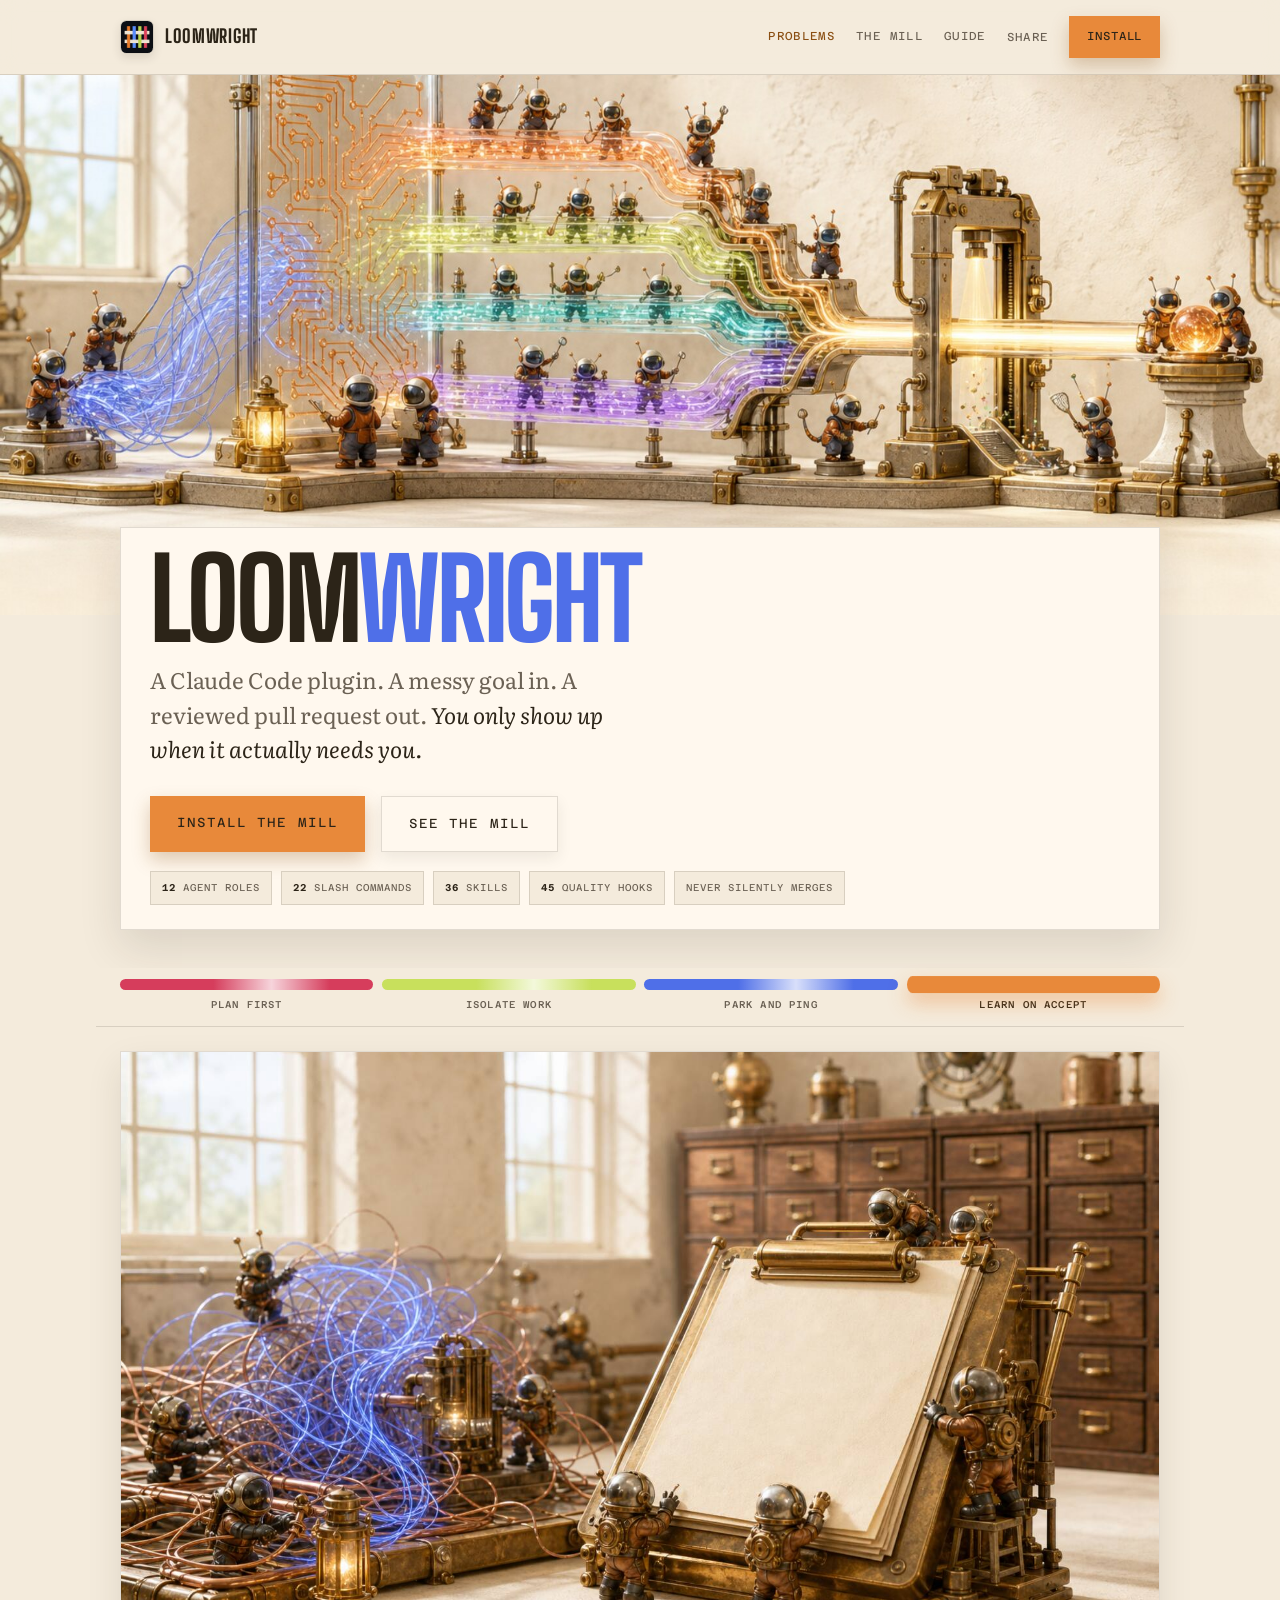
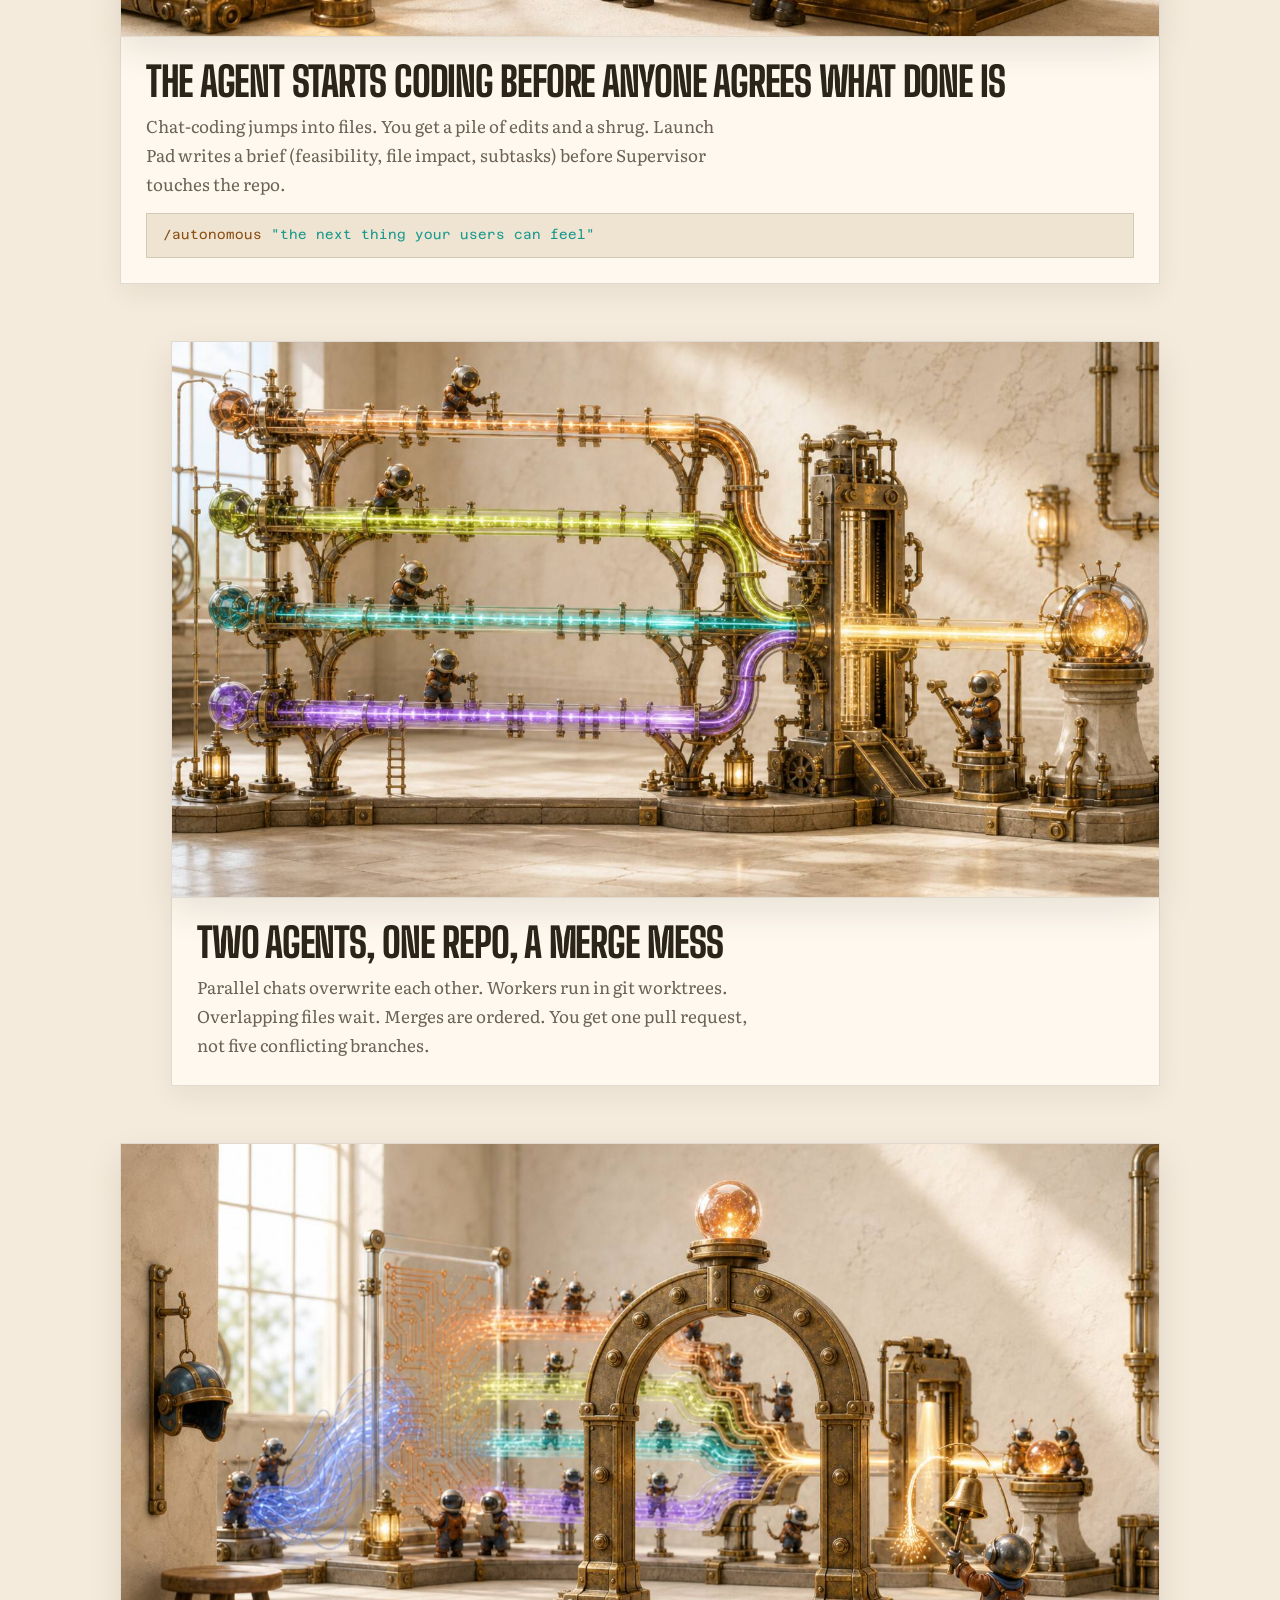
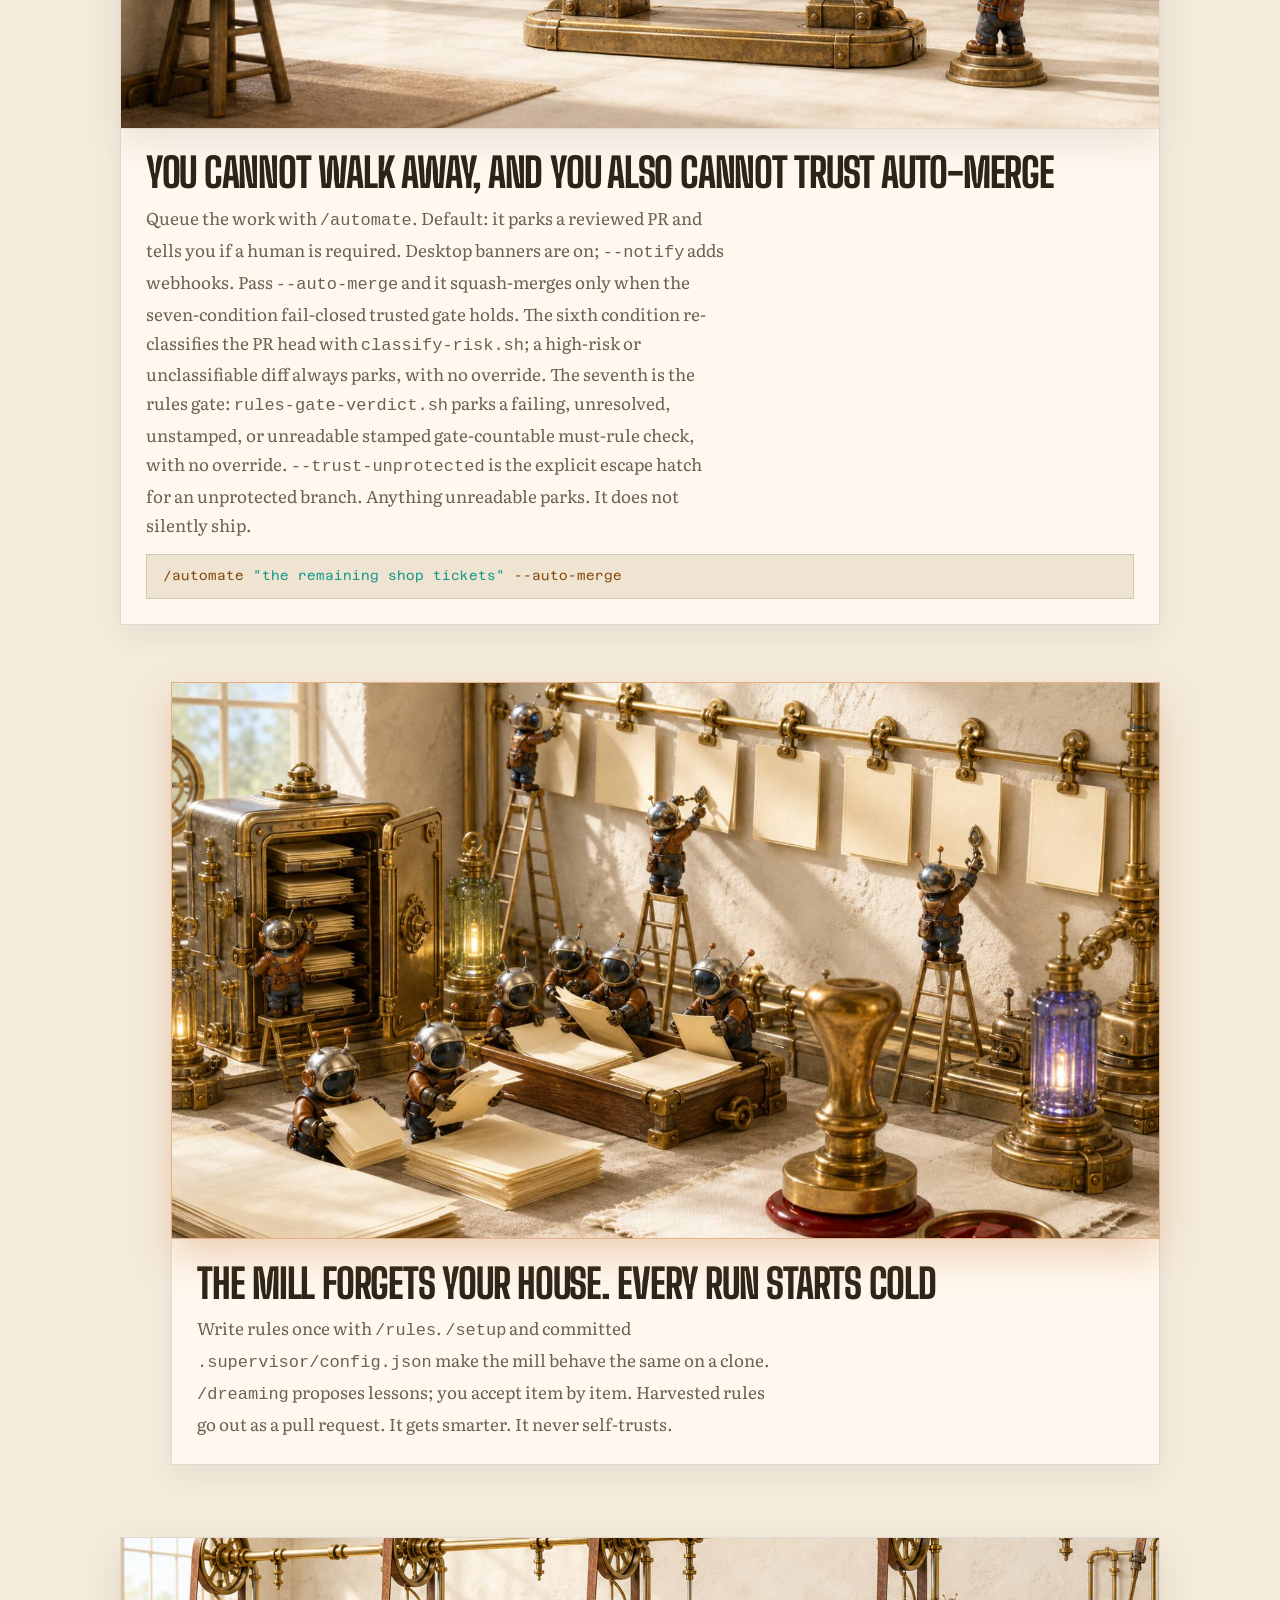
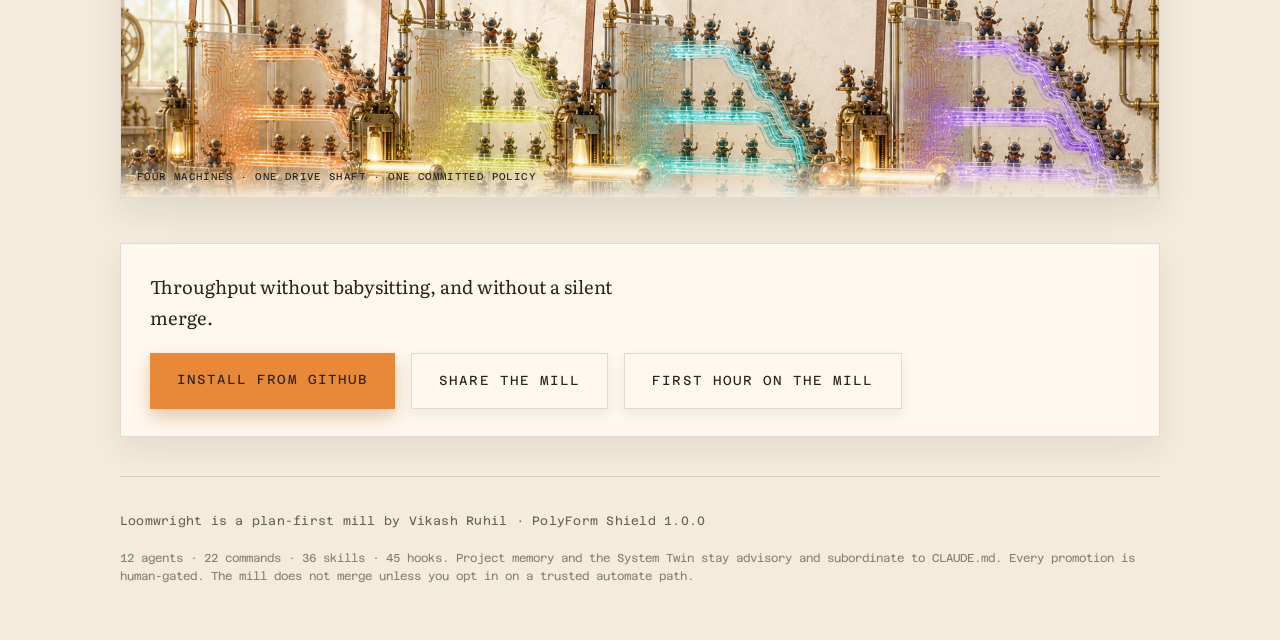
<file: index.html>
<!DOCTYPE html>
<html lang="en">
<head>
  <meta charset="utf-8" />
  <meta name="viewport" content="width=device-width, initial-scale=1" />
  <title>Loomwright — a messy goal in, a reviewed PR out</title>
  <meta name="description" content="Queue it. It runs. It parks and informs you when a human is required. Trusted auto-merge only on an opt-in path. Plan first. Parallel worktrees. Never silent." />
  <meta name="theme-color" content="#F4EBDC" />
  <link rel="icon" type="image/png" sizes="32x32" href="assets/icon-32.png" />
  <link rel="apple-touch-icon" sizes="180x180" href="assets/icon-180.png" />
  <meta property="og:title" content="Loomwright — you only show up when it needs you" />
  <meta property="og:description" content="Four problems coding agents keep repeating. One mill that plans, isolates work, parks at the gate, and learns only what you accept." />
  <meta property="og:image" content="https://vikashruhilgit.github.io/loomwright-site/assets/og.jpg" />
  <meta property="og:url" content="https://vikashruhilgit.github.io/loomwright-site/" />
  <meta property="og:type" content="website" />
  <meta name="twitter:card" content="summary_large_image" />
  <link rel="preconnect" href="https://fonts.googleapis.com" />
  <link rel="preconnect" href="https://fonts.gstatic.com" crossorigin />
  <link href="https://fonts.googleapis.com/css2?family=Azeret+Mono:wght@400;500&family=Big+Shoulders+Display:wght@700;800&family=Literata:ital,opsz,wght@0,7..72,400;0,7..72,500;1,7..72,400&display=swap" rel="stylesheet" />
  <link rel="stylesheet" href="site.css" />
</head>
<body>
  <!--
  THESIS: Four pains of chat-coding, each a full-bleed mill still. Not a feature list, not a dashboard.
  OWN-WORLD: Sunlit plaster loft, brass, glass lanes copper/chartreuse/teal/violet, visored millwrights. Big Shoulders Display, Literata, Azeret Mono.
  STORY: Messy goal in, reviewed PR out. Queue it; it runs; it taps you only when a human is required.
  FIRST VIEWPORT: Approved pipeline still, plaque with the offer and Install.
  FORM: Inventor's loft / patent-come-to-life. Seed: user-pinned-bright-millwrights.
  FINISH: unreviewed and undocumented is unfinished; this build ends with the finish review, the verdict, and DESIGN.md
  -->
  <a class="skip" href="#problems">Skip to the problems</a>
  <nav>
    <div class="nav-inner">
      <a class="brand" href="index.html">
        <img src="assets/icon-180.png" alt="" width="34" height="34" decoding="async" />
        <span>Loomwright</span>
      </a>
      <div class="nav-links">
        <a href="index.html" aria-current="page">Problems</a>
        <a href="mill.html">The mill</a>
        <a href="guide.html">Guide</a>
        <button type="button" class="share" data-share>Share</button>
        <a class="btn btn-solid" href="install.html">Install</a>
      </div>
    </div>
  </nav>

  <header class="invention" id="top">
    <img class="invention-shot" src="assets/pipeline.jpg" width="1600" height="900" decoding="async"
      alt="Tiny visored millwrights run a bright brass-and-glass mill: they untangle a request, align it into a brief, ride four worktree lanes, merge in order, scan at a review gate, and stop at an open pull request." />
    <div class="plaque">
      <div class="plaque-card">
        <h1>Loom<span class="two">wright</span></h1>
        <p class="lede">A Claude Code plugin. A messy goal in. A reviewed pull request out. <em>You only show up when it actually needs you.</em></p>
        <div class="actions">
          <a class="btn btn-solid" href="install.html">Install the mill</a>
          <a class="btn btn-ghost" href="mill.html">See the mill</a>
        </div>
        <ul class="stamps" aria-label="What ships today">
          <li><b>12</b> agent roles</li>
          <li><b>22</b> slash commands</li>
          <li><b>36</b> skills</li>
          <li><b>45</b> quality hooks</li>
          <li>never silently merges</li>
        </ul>
      </div>
    </div>
  </header>

  <div class="wrap" id="problems">
    <nav class="lanes story" aria-label="Four problems the mill solves">
      <a class="lane" href="#problem-plan" style="--c:var(--madder)"><span></span>Plan first</a>
      <a class="lane" href="#problem-lanes" style="--c:var(--chartreuse)"><span></span>Isolate work</a>
      <a class="lane" href="#problem-gate" style="--c:var(--indigo)"><span></span>Park and ping</a>
      <a class="lane" href="#problem-learn" style="--c:var(--copper)"><span></span>Learn on accept</a>
    </nav>

    <div class="chapters">
      <article class="chapter" id="problem-plan" style="--c:var(--madder)">
        <figure>
          <img src="assets/problem-plan.jpg" width="1600" height="900" loading="lazy" decoding="async"
            alt="Tiny millwrights untangle a nest of glowing blue fibers on the left, then pin the same work onto a blank brass clipboard on the right, while file drawers behind them stay closed." />
          <span class="gleam" aria-hidden="true"></span>
        </figure>
        <div class="copy">
          <h2>The agent starts coding before anyone agrees what done is</h2>
          <p>Chat-coding jumps into files. You get a pile of edits and a shrug. Launch Pad writes a brief (feasibility, file impact, subtasks) before Supervisor touches the repo.</p>
          <pre class="cmd"><span class="c">/autonomous</span> <span class="g">"the next thing your users can feel"</span></pre>
        </div>
      </article>

      <article class="chapter" id="problem-lanes" style="--c:var(--chartreuse)">
        <figure>
          <img src="assets/problem-lanes.jpg" width="1600" height="900" loading="lazy" decoding="async"
            alt="Four isolated glass energy lanes in copper, chartreuse, teal, and violet, each tended by millwrights, merging in order into one golden stream." />
          <span class="gleam" aria-hidden="true"></span>
        </figure>
        <div class="copy">
          <h2>Two agents, one repo, a merge mess</h2>
          <p>Parallel chats overwrite each other. Workers run in git worktrees. Overlapping files wait. Merges are ordered. You get one pull request, not five conflicting branches.</p>
        </div>
      </article>

      <article class="chapter" id="problem-gate" style="--c:var(--indigo)">
        <figure>
          <img src="assets/problem-gate.jpg" width="1600" height="900" loading="lazy" decoding="async"
            alt="A brass review gate holds a glowing orb. A millwright rings a small bell. An empty stool and hanging helmet show the human has stepped away while the mill still runs." />
          <span class="gleam" aria-hidden="true"></span>
        </figure>
        <div class="copy">
          <h2>You cannot walk away, and you also cannot trust auto-merge</h2>
          <p>Queue the work with <code>/automate</code>. Default: it parks a reviewed PR and tells you if a human is required. Desktop banners are on; <code>--notify</code> adds webhooks. Pass <code>--auto-merge</code> and it squash-merges only when the seven-condition fail-closed trusted gate holds. The sixth condition re-classifies the PR head with <code>classify-risk.sh</code>; a high-risk or unclassifiable diff always parks, with no override. The seventh is the rules gate: <code>rules-gate-verdict.sh</code> parks a failing, unresolved, unstamped, or unreadable stamped gate-countable must-rule check, with no override. <code>--trust-unprotected</code> is the explicit escape hatch for an unprotected branch. Anything unreadable parks. It does not silently ship.</p>
          <pre class="cmd"><span class="c">/automate</span> <span class="g">"the remaining shop tickets"</span> <span class="c">--auto-merge</span></pre>
        </div>
      </article>

      <article class="chapter" id="problem-learn" style="--c:var(--copper)">
        <figure>
          <img src="assets/problem-learn.jpg" width="1600" height="900" loading="lazy" decoding="async"
            alt="Millwrights pin blank paper cards to a brass rail and sort lesson sheets, while a large unused brass stamp and sealing wax wait on the table for a human." />
          <span class="gleam" aria-hidden="true"></span>
        </figure>
        <div class="copy">
          <h2>The mill forgets your house. Every run starts cold</h2>
          <p>Write rules once with <code>/rules</code>. <code>/setup</code> and committed <code>.supervisor/config.json</code> make the mill behave the same on a clone. <code>/dreaming</code> proposes lessons; you accept item by item. Harvested rules go out as a pull request. It gets smarter. It never self-trusts.</p>
        </div>
      </article>
    </div>

    <figure class="hero-frame band">
      <img src="assets/mill-row.jpg" width="2000" height="500" loading="lazy" decoding="async"
        alt="Four brass-and-glass mills in a sunlit loft, each run by tiny millwrights, all driven by one overhead shaft." />
      <figcaption class="hero-caption">Four machines · one drive shaft · one committed policy</figcaption>
    </figure>

    <div class="closer">
      <p>Throughput without babysitting, and without a silent merge.</p>
      <div class="actions">
        <a class="btn btn-solid" href="install.html">Install from GitHub</a>
        <button type="button" class="btn btn-ghost" data-share>Share the mill</button>
        <a class="btn btn-ghost" href="guide.html">First hour on the mill</a>
      </div>
    </div>

    <footer>
      Loomwright is a plan-first mill by Vikash Ruhil · PolyForm Shield 1.0.0
      <span class="fine">12 agents · 22 commands · 36 skills · 45 hooks. Project memory and the System Twin stay advisory and subordinate to CLAUDE.md. Every promotion is human-gated. The mill does not merge unless you opt in on a trusted automate path.</span>
    </footer>
  </div>
  <script src="site.js"></script>
</body>
</html>
</file>
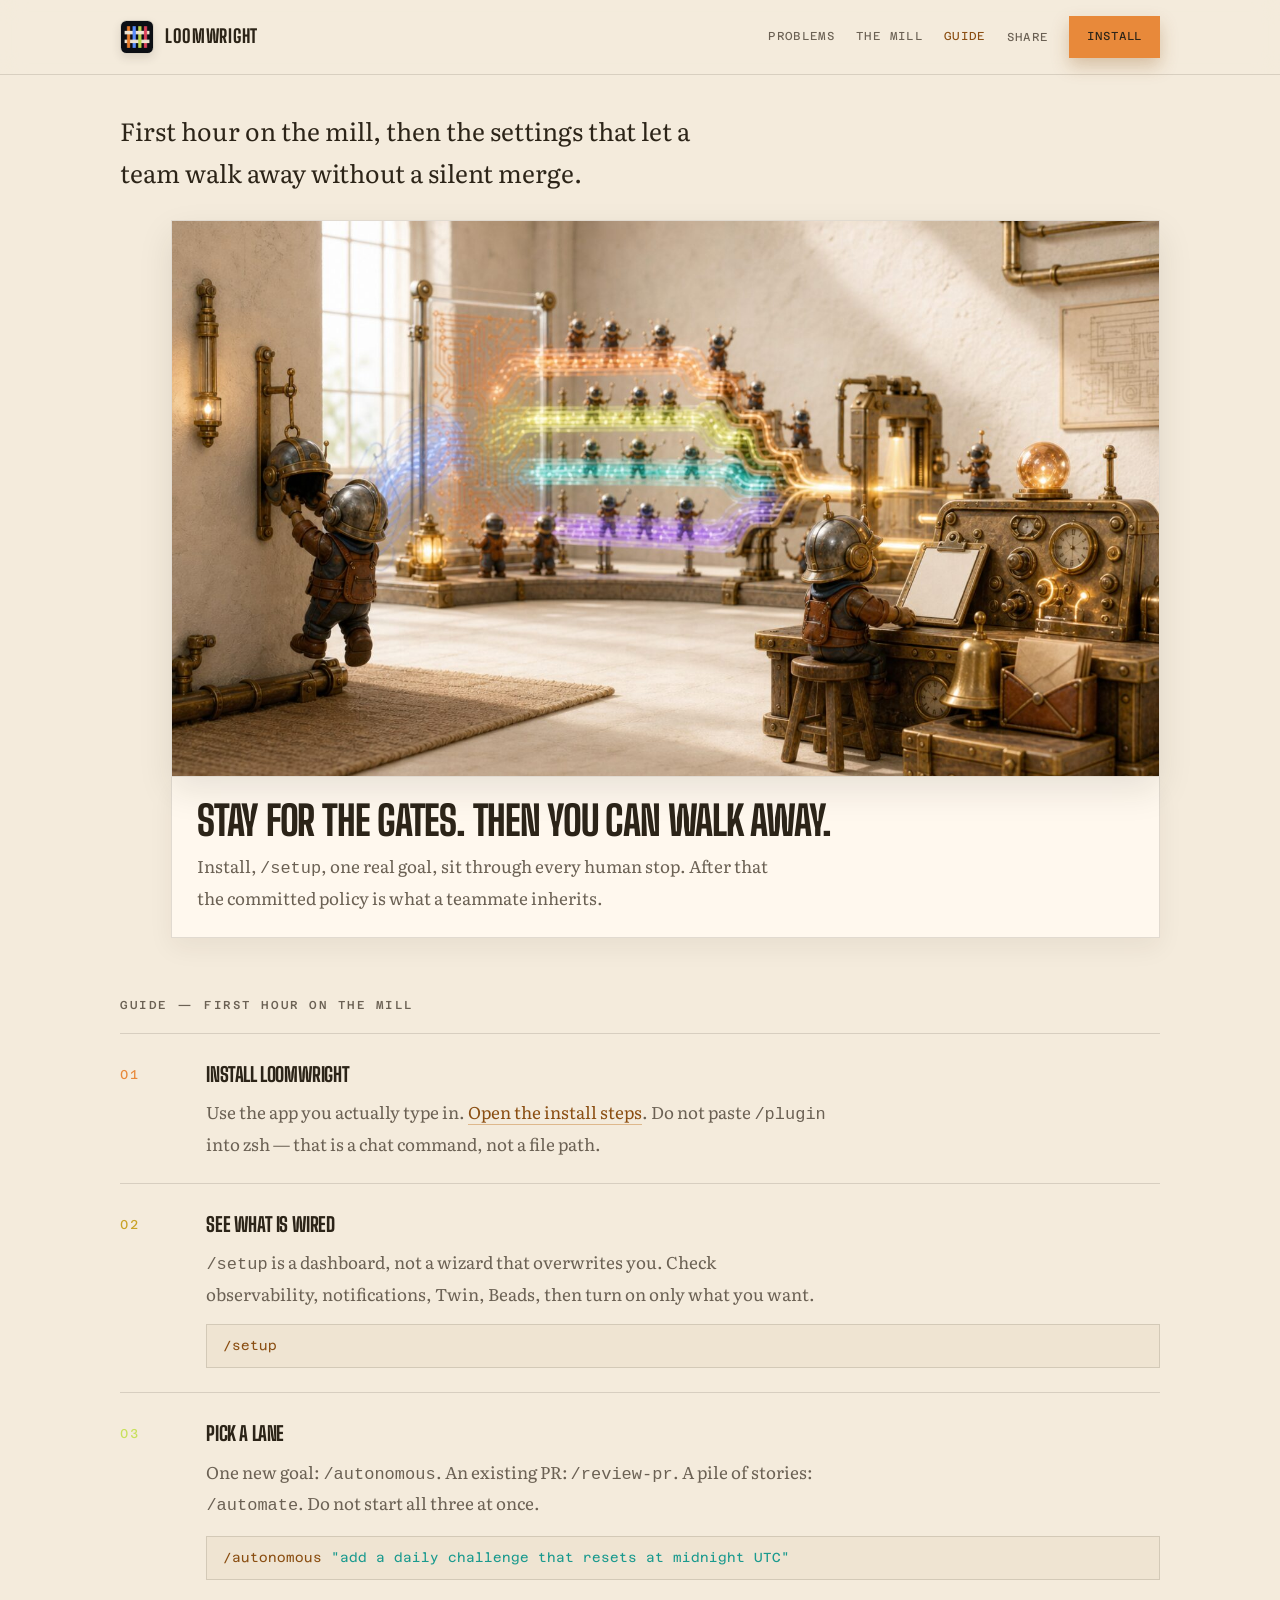
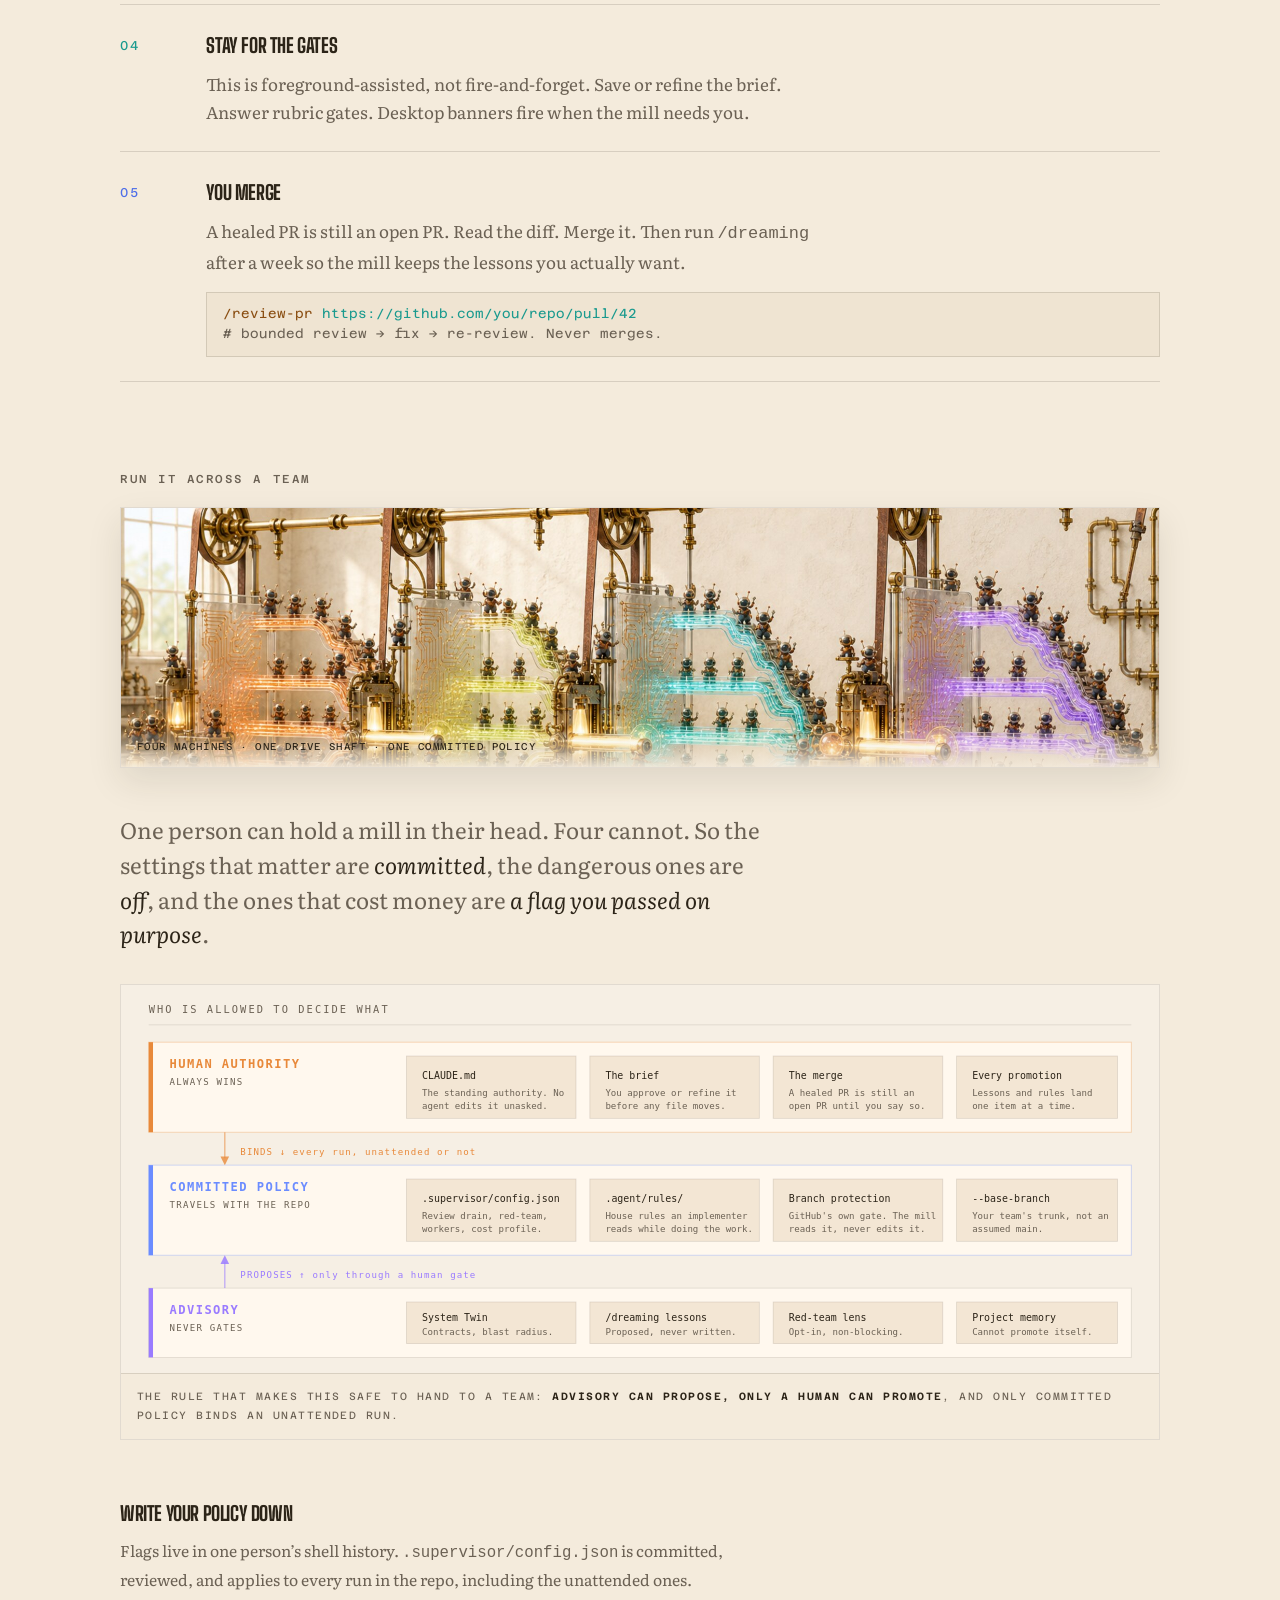
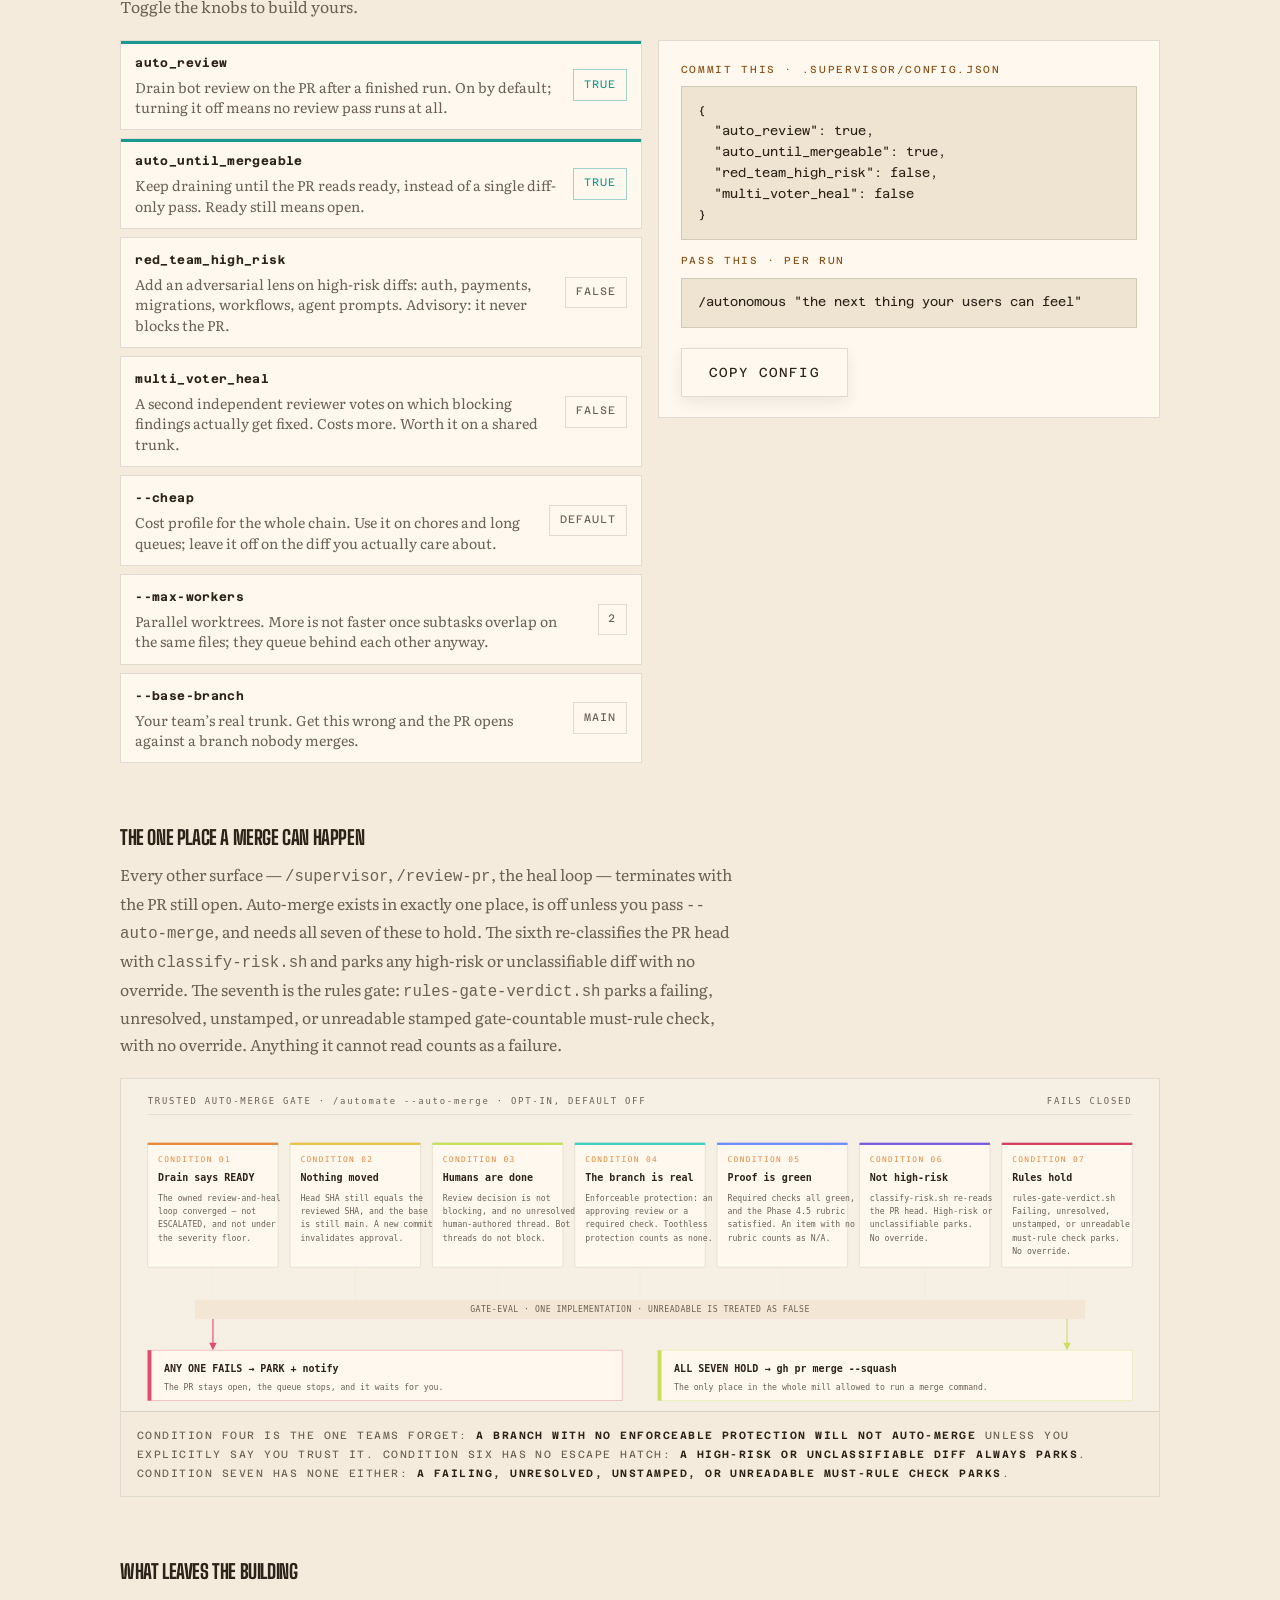
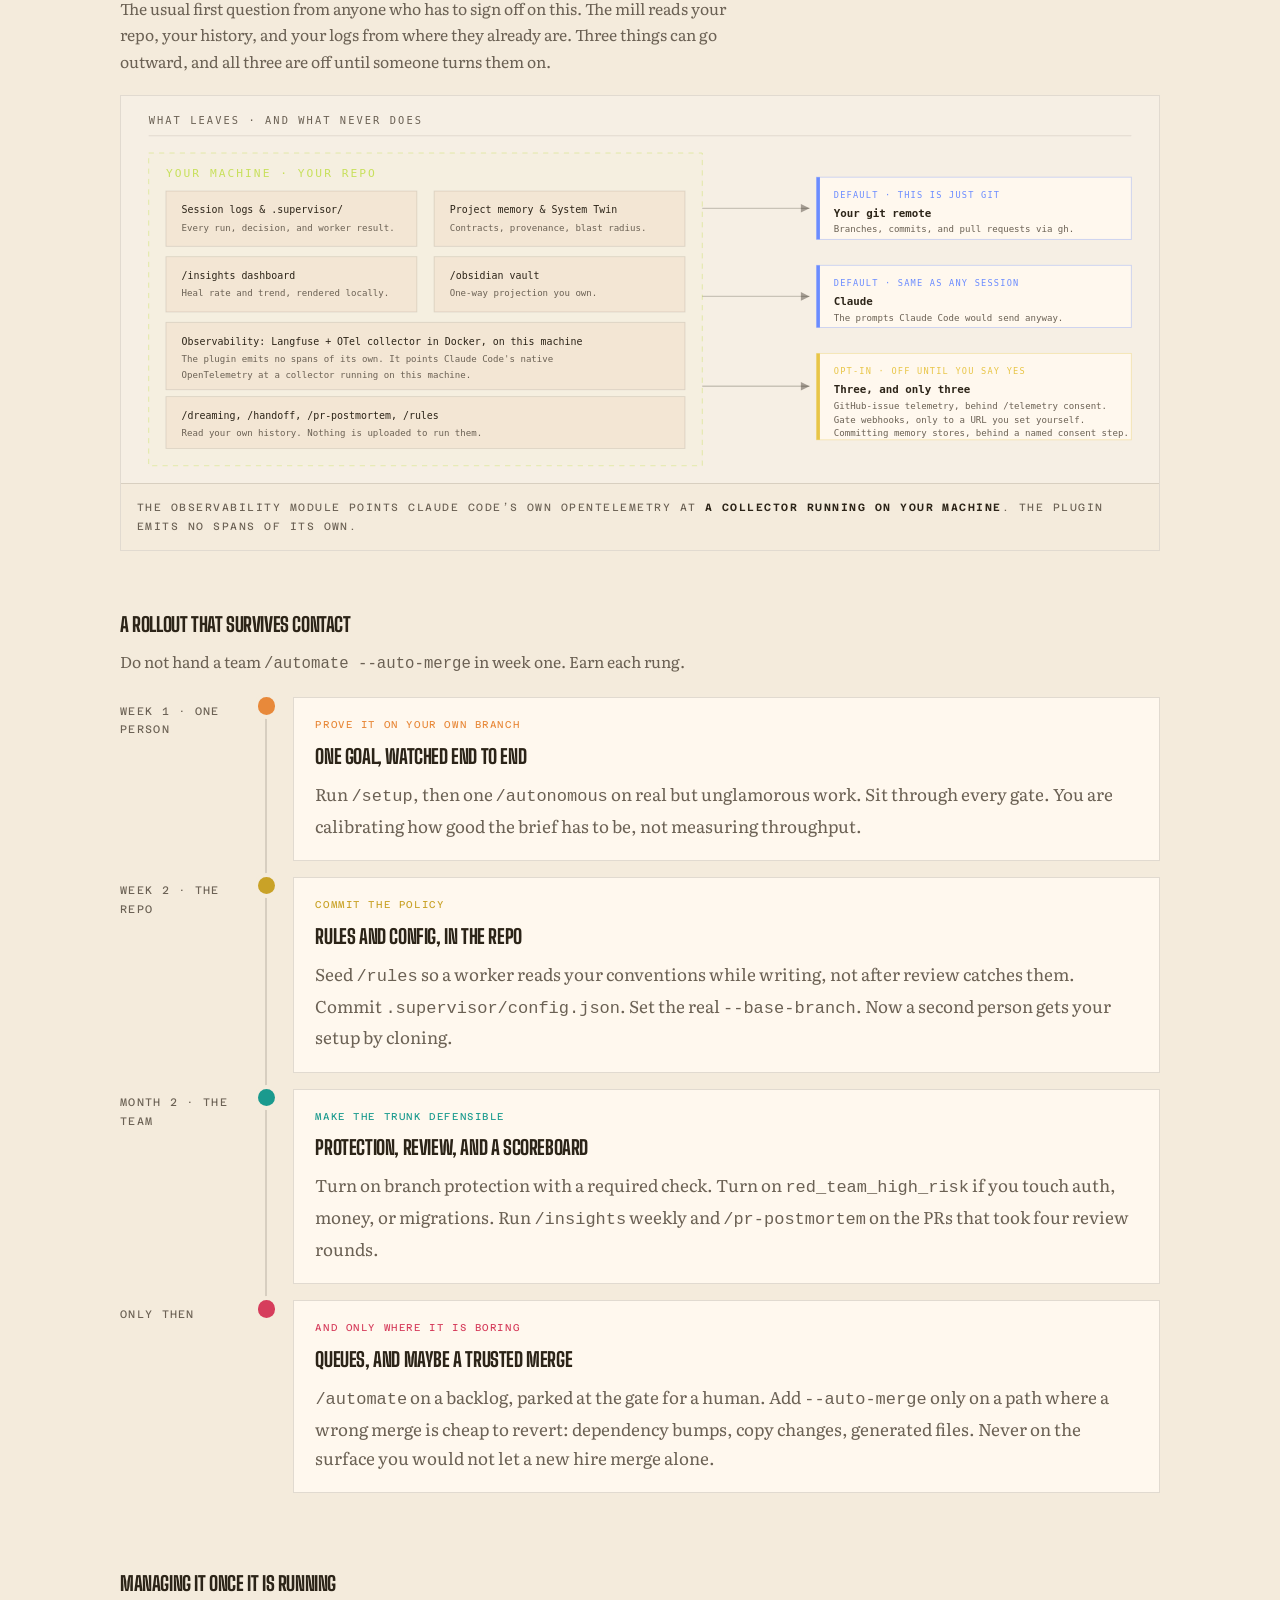
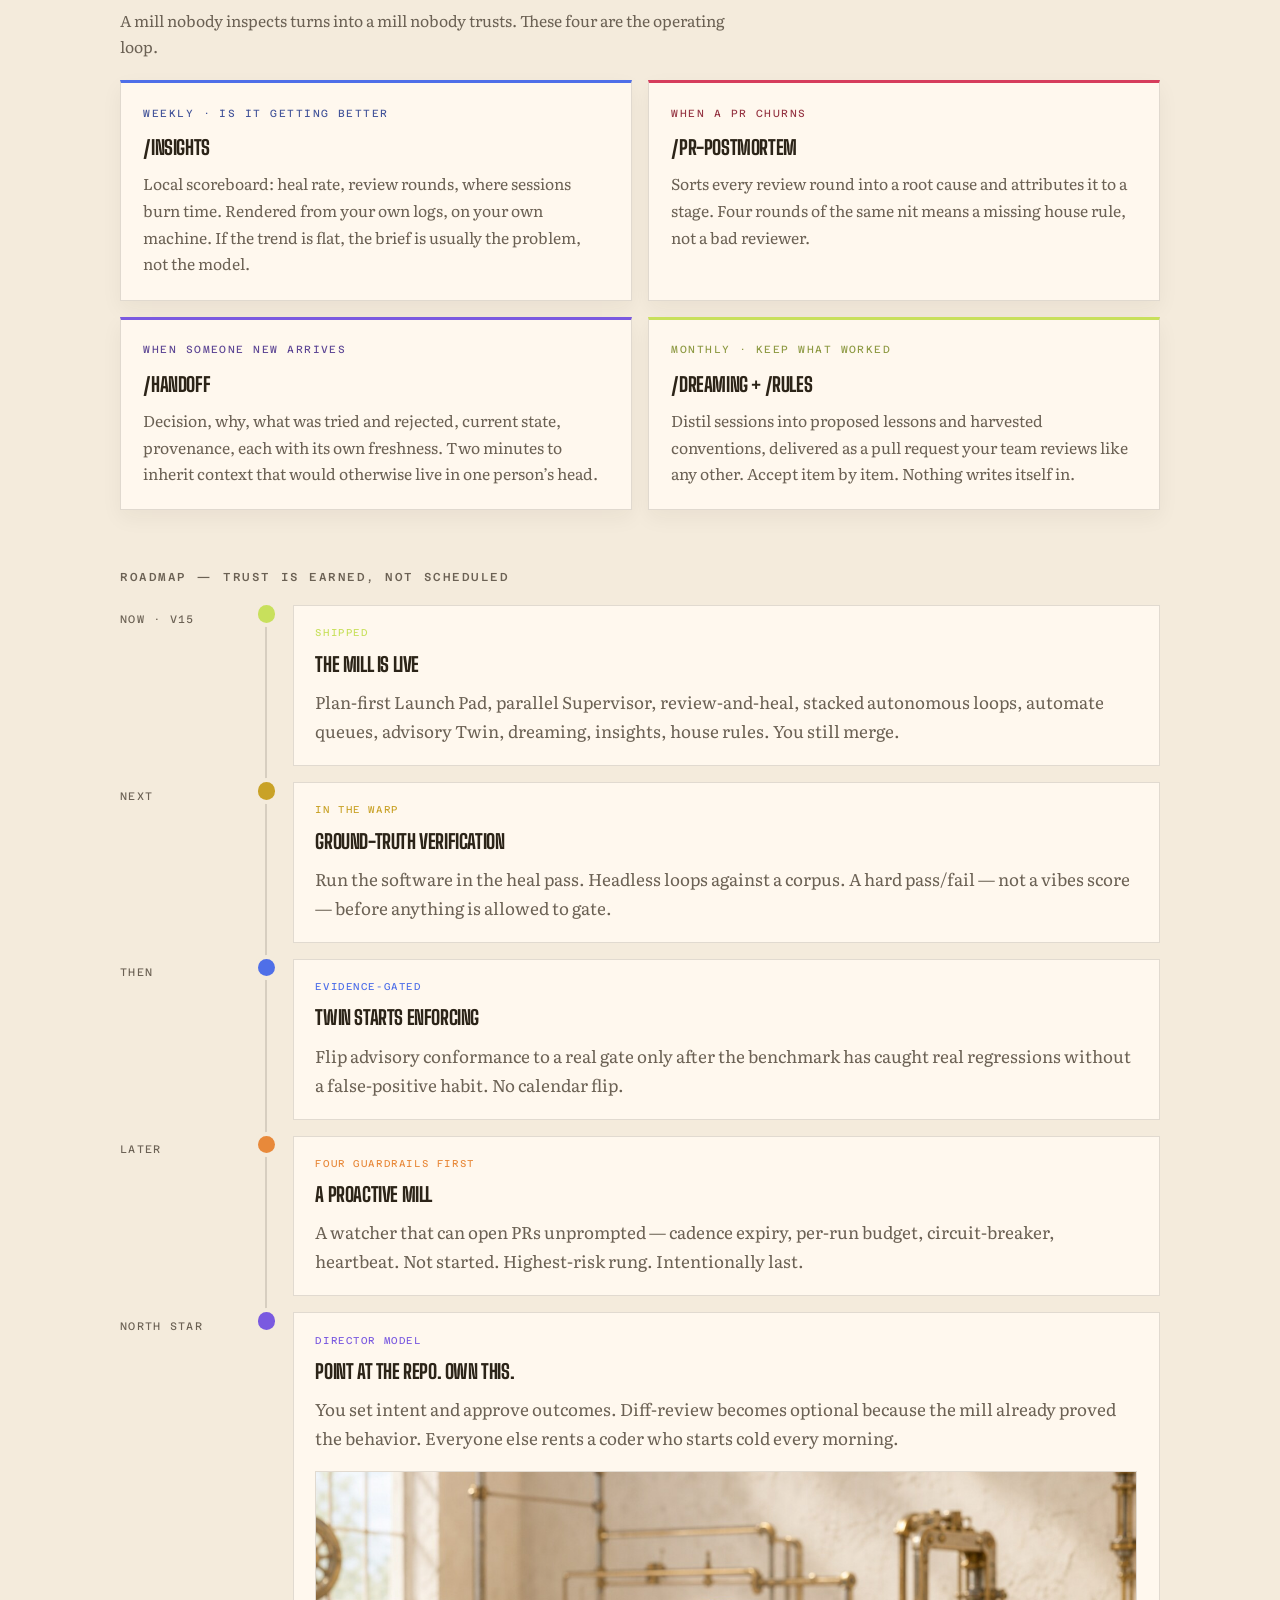
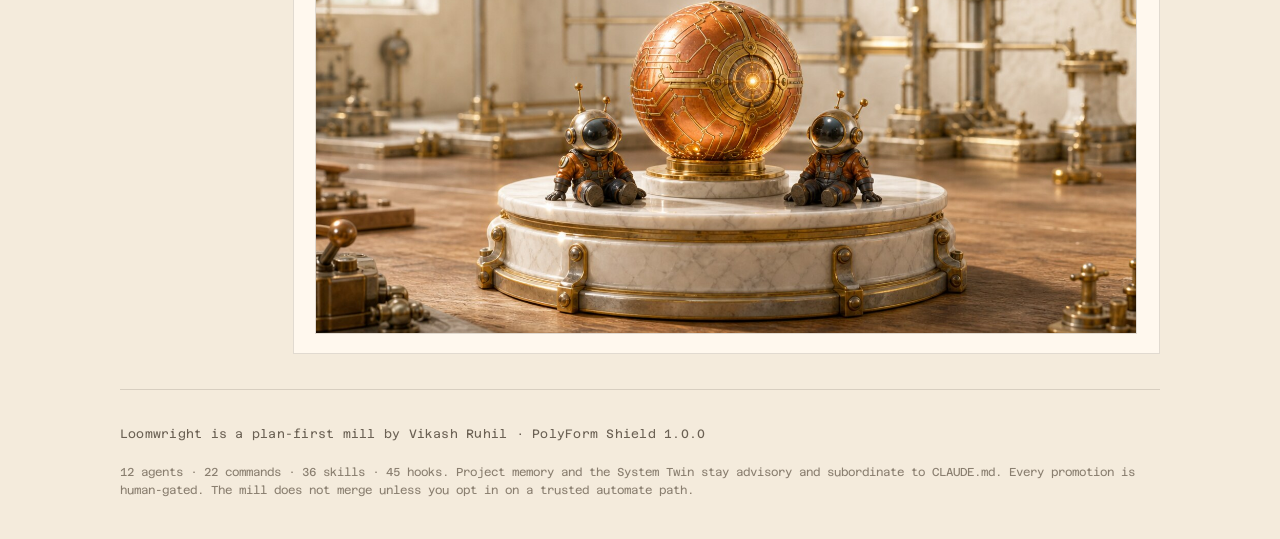
<file: guide.html>
<!DOCTYPE html>
<html lang="en">
<head>
  <meta charset="utf-8" />
  <meta name="viewport" content="width=device-width, initial-scale=1" />
  <title>Loomwright — first hour and team rollout</title>
  <meta name="description" content="Install, /setup, pick a lane, stay for the gates. Then commit policy, house rules, and a trusted auto-merge path only where a wrong merge is cheap." />
  <meta name="theme-color" content="#F4EBDC" />
  <link rel="icon" type="image/png" sizes="32x32" href="assets/icon-32.png" />
  <link rel="apple-touch-icon" sizes="180x180" href="assets/icon-180.png" />
  <meta property="og:title" content="Loomwright — first hour and team rollout" />
  <meta property="og:description" content="Install, /setup, pick a lane, stay for the gates. Then commit policy, house rules, and a trusted auto-merge path only where a wrong merge is cheap." />
  <meta property="og:image" content="https://vikashruhilgit.github.io/loomwright-site/assets/og.jpg" />
  <meta property="og:type" content="website" />
  <meta name="twitter:card" content="summary_large_image" />
  <link rel="preconnect" href="https://fonts.googleapis.com" />
  <link rel="preconnect" href="https://fonts.gstatic.com" crossorigin />
  <link href="https://fonts.googleapis.com/css2?family=Azeret+Mono:wght@400;500&family=Big+Shoulders+Display:wght@700;800&family=Literata:ital,opsz,wght@0,7..72,400;0,7..72,500;1,7..72,400&display=swap" rel="stylesheet" />
  <link rel="stylesheet" href="site.css" />
</head>
<body>
  <a class="skip" href="#main">Skip to content</a>
  <nav>
    <div class="nav-inner">
      <a class="brand" href="index.html">
        <img src="assets/icon-180.png" alt="" width="34" height="34" decoding="async" />
        <span>Loomwright</span>
      </a>
      <div class="nav-links">
        <a href="index.html">Problems</a>
        <a href="mill.html">The mill</a>
        <a href="guide.html" aria-current="page">Guide</a>
        <button type="button" class="share" data-share>Share</button>
        <a class="btn btn-solid" href="install.html">Install</a>
      </div>
    </div>
  </nav>

  <div class="wrap" id="main">
    <p class="page-lede">First hour on the mill, then the settings that let a team walk away without a silent merge.</p>

    <article class="chapter" style="--c:var(--indigo)">
      <figure>
        <img src="assets/guide-hour.jpg" width="1600" height="900" decoding="async"
          alt="A millwright watches four glass lanes start to glow from a brass console, while a second hangs a helmet on a peg, ready to leave." />
        <span class="gleam" aria-hidden="true"></span>
      </figure>
      <div class="copy">
        <h2>Stay for the gates. Then you can walk away.</h2>
        <p>Install, <code>/setup</code>, one real goal, sit through every human stop. After that the committed policy is what a teammate inherits.</p>
      </div>
    </article>

    <h2 class="sec" id="guide">Guide — first hour on the mill</h2>
    <div class="guide">
      <article class="step" style="--c:var(--copper)">
        <span class="n">01</span>
        <div>
          <h3>Install Loomwright</h3>
          <p>Use the app you actually type in. <a href="install.html">Open the install steps</a>. Do not paste <code>/plugin</code> into zsh — that is a chat command, not a file path.</p>
        </div>
      </article>
      <article class="step" style="--c:var(--gold)">
        <span class="n">02</span>
        <div>
          <h3>See what is wired</h3>
          <p><code>/setup</code> is a dashboard, not a wizard that overwrites you. Check observability, notifications, Twin, Beads, then turn on only what you want.</p>
          <pre class="cmd"><span class="c">/setup</span></pre>
        </div>
      </article>
      <article class="step" style="--c:var(--chartreuse)">
        <span class="n">03</span>
        <div>
          <h3>Pick a lane</h3>
          <p>One new goal: <code>/autonomous</code>. An existing PR: <code>/review-pr</code>. A pile of stories: <code>/automate</code>. Do not start all three at once.</p>
          <pre class="cmd"><span class="c">/autonomous</span> <span class="g">"add a daily challenge that resets at midnight UTC"</span></pre>
        </div>
      </article>
      <article class="step" style="--c:var(--teal)">
        <span class="n">04</span>
        <div>
          <h3>Stay for the gates</h3>
          <p>This is foreground-assisted, not fire-and-forget. Save or refine the brief. Answer rubric gates. Desktop banners fire when the mill needs you.</p>
        </div>
      </article>
      <article class="step" style="--c:var(--indigo)">
        <span class="n">05</span>
        <div>
          <h3>You merge</h3>
          <p>A healed PR is still an open PR. Read the diff. Merge it. Then run <code>/dreaming</code> after a week so the mill keeps the lessons you actually want.</p>
          <pre class="cmd"><span class="c">/review-pr</span> <span class="g">https://github.com/you/repo/pull/42</span>
<span class="d"># bounded review → fix → re-review. Never merges.</span></pre>
        </div>
      </article>
    </div>

    <h2 class="sec" id="teams">Run it across a team</h2>
    <figure class="hero-frame band">
      <img src="assets/mill-row.jpg" width="2000" height="500" loading="lazy" decoding="async"
        alt="Four brass-and-glass mills in a sunlit loft, each run by tiny millwrights, all driven by one overhead shaft." />
      <figcaption class="hero-caption">Four machines · one drive shaft · one committed policy</figcaption>
    </figure>
    <p class="lede" style="max-width:50ch;margin-bottom:2rem">One person can hold a mill in their head. Four cannot. So the settings that matter are <em>committed</em>, the dangerous ones are <em>off</em>, and the ones that cost money are <em>a flag you passed on purpose</em>.</p>

    <figure class="fig">
      <img src="assets/control-plane.svg" width="1200" height="448" loading="lazy" decoding="async"
        alt="Three planes of authority. Human authority — CLAUDE.md, approving the brief, the merge, every promotion — always wins. Committed policy — supervisor config, house rules, branch protection, base branch — binds every run and travels with the repo. Advisory signals — System Twin, lessons, red-team, project memory — can only propose upward through a human gate and never gate a merge." />
      <figcaption>The rule that makes this safe to hand to a team: <b>advisory can propose, only a human can promote</b>, and only committed policy binds an unattended run.</figcaption>
    </figure>

    <div class="blk">
      <h3>Write your policy down</h3>
      <p class="note">Flags live in one person’s shell history. <code>.supervisor/config.json</code> is committed, reviewed, and applies to every run in the repo, including the unattended ones. Toggle the knobs to build yours.</p>
      <div class="policy">
        <div class="knobs" id="knobs">
          <button class="knob" type="button" data-scope="cfg" data-key="auto_review" data-value="true" data-default="true" data-active="true" aria-pressed="true">
            <span><b>auto_review</b><em>Drain bot review on the PR after a finished run. On by default; turning it off means no review pass runs at all.</em></span>
            <i>true</i>
          </button>
          <button class="knob" type="button" data-scope="cfg" data-key="auto_until_mergeable" data-value="true" data-default="true" data-active="true" aria-pressed="true">
            <span><b>auto_until_mergeable</b><em>Keep draining until the PR reads ready, instead of a single diff-only pass. Ready still means open.</em></span>
            <i>true</i>
          </button>
          <button class="knob" type="button" data-scope="cfg" data-key="red_team_high_risk" data-value="false" data-default="false" data-active="false" aria-pressed="false">
            <span><b>red_team_high_risk</b><em>Add an adversarial lens on high-risk diffs: auth, payments, migrations, workflows, agent prompts. Advisory: it never blocks the PR.</em></span>
            <i>false</i>
          </button>
          <button class="knob" type="button" data-scope="cfg" data-key="multi_voter_heal" data-value="false" data-default="false" data-active="false" aria-pressed="false">
            <span><b>multi_voter_heal</b><em>A second independent reviewer votes on which blocking findings actually get fixed. Costs more. Worth it on a shared trunk.</em></span>
            <i>false</i>
          </button>
          <button class="knob" type="button" data-scope="run" data-key="cost" data-value="default" data-default="default" data-cycle="default,cheap" data-active="false" aria-pressed="false">
            <span><b>--cheap</b><em>Cost profile for the whole chain. Use it on chores and long queues; leave it off on the diff you actually care about.</em></span>
            <i>default</i>
          </button>
          <button class="knob" type="button" data-scope="run" data-key="workers" data-value="2" data-default="2" data-cycle="2,4,1,sequential" data-active="false" aria-pressed="false">
            <span><b>--max-workers</b><em>Parallel worktrees. More is not faster once subtasks overlap on the same files; they queue behind each other anyway.</em></span>
            <i>2</i>
          </button>
          <button class="knob" type="button" data-scope="run" data-key="base" data-value="main" data-default="main" data-cycle="main,development,trunk" data-active="false" aria-pressed="false">
            <span><b>--base-branch</b><em>Your team’s real trunk. Get this wrong and the PR opens against a branch nobody merges.</em></span>
            <i>main</i>
          </button>
        </div>
        <div class="policy-out">
          <p class="tag" style="margin-top:0">Commit this · .supervisor/config.json</p>
          <pre id="policy-json">{}</pre>
          <p class="tag">Pass this · per run</p>
          <pre id="policy-cmd">/autonomous "…"</pre>
          <button class="btn btn-ghost" type="button" id="policy-copy">Copy config</button>
        </div>
      </div>
    </div>

    <div class="blk">
      <h3>The one place a merge can happen</h3>
      <p class="note">Every other surface — <code>/supervisor</code>, <code>/review-pr</code>, the heal loop — terminates with the PR still open. Auto-merge exists in exactly one place, is off unless you pass <code>--auto-merge</code>, and needs all seven of these to hold. The sixth re-classifies the PR head with <code>classify-risk.sh</code> and parks any high-risk or unclassifiable diff with no override. The seventh is the rules gate: <code>rules-gate-verdict.sh</code> parks a failing, unresolved, unstamped, or unreadable stamped gate-countable must-rule check, with no override. Anything it cannot read counts as a failure.</p>
      <figure class="fig" style="margin-bottom:0">
        <img src="assets/merge-gate.svg" width="1400" height="448" loading="lazy" decoding="async"
          alt="The seven-condition fail-closed trusted auto-merge gate: the review drain returned READY and not under the severity floor; the head SHA is unchanged and the base is still main; review decision is not blocking and no human thread is unresolved; the branch has enforceable protection; required checks are green and the rubric is satisfied; classify-risk.sh re-classifies the PR head and parks any high-risk or unclassifiable diff with no override; rules-gate-verdict.sh parks a failing, unresolved, unstamped, or unreadable stamped gate-countable must-rule check, with no override. Any false or unreadable condition parks the PR and notifies instead of merging." />
        <figcaption>Condition four is the one teams forget: <b>a branch with no enforceable protection will not auto-merge</b> unless you explicitly say you trust it. Condition six has no escape hatch: <b>a high-risk or unclassifiable diff always parks</b>. Condition seven has none either: <b>a failing, unresolved, unstamped, or unreadable must-rule check parks</b>.</figcaption>
      </figure>
    </div>

    <div class="blk">
      <h3>What leaves the building</h3>
      <p class="note">The usual first question from anyone who has to sign off on this. The mill reads your repo, your history, and your logs from where they already are. Three things can go outward, and all three are off until someone turns them on.</p>
      <figure class="fig" style="margin-bottom:0">
        <img src="assets/data-boundary.svg" width="1200" height="448" loading="lazy" decoding="async"
          alt="Boundary diagram. Staying local: session logs and supervisor state, project memory and System Twin, the insights dashboard, the Obsidian vault, and the Langfuse and OTel observability stack running in Docker on your machine. Crossing by default: branches, commits and pull requests to your own git remote, and prompts to Claude exactly as any Claude Code session sends them. Opt-in only: GitHub-issue telemetry, gate webhooks to a URL you set, and version-controlling memory stores behind a consent step." />
        <figcaption>The observability module points Claude Code’s own OpenTelemetry at <b>a collector running on your machine</b>. The plugin emits no spans of its own.</figcaption>
      </figure>
    </div>

    <div class="blk">
      <h3>A rollout that survives contact</h3>
      <p class="note">Do not hand a team <code>/automate --auto-merge</code> in week one. Earn each rung.</p>
      <div class="road">
        <article class="mile">
          <span class="when">Week 1 · one person</span>
          <div class="rail"><i class="dot" style="--c:var(--copper)"></i></div>
          <div class="body">
            <p class="st" style="color:var(--copper)">Prove it on your own branch</p>
            <h3>One goal, watched end to end</h3>
            <p>Run <code>/setup</code>, then one <code>/autonomous</code> on real but unglamorous work. Sit through every gate. You are calibrating how good the brief has to be, not measuring throughput.</p>
          </div>
        </article>
        <article class="mile">
          <span class="when">Week 2 · the repo</span>
          <div class="rail"><i class="dot" style="--c:var(--gold)"></i></div>
          <div class="body">
            <p class="st" style="color:var(--gold)">Commit the policy</p>
            <h3>Rules and config, in the repo</h3>
            <p>Seed <code>/rules</code> so a worker reads your conventions while writing, not after review catches them. Commit <code>.supervisor/config.json</code>. Set the real <code>--base-branch</code>. Now a second person gets your setup by cloning.</p>
          </div>
        </article>
        <article class="mile">
          <span class="when">Month 2 · the team</span>
          <div class="rail"><i class="dot" style="--c:var(--teal)"></i></div>
          <div class="body">
            <p class="st" style="color:var(--teal)">Make the trunk defensible</p>
            <h3>Protection, review, and a scoreboard</h3>
            <p>Turn on branch protection with a required check. Turn on <code>red_team_high_risk</code> if you touch auth, money, or migrations. Run <code>/insights</code> weekly and <code>/pr-postmortem</code> on the PRs that took four review rounds.</p>
          </div>
        </article>
        <article class="mile">
          <span class="when">Only then</span>
          <div class="rail"><i class="dot" style="--c:var(--madder)"></i></div>
          <div class="body">
            <p class="st" style="color:var(--madder)">And only where it is boring</p>
            <h3>Queues, and maybe a trusted merge</h3>
            <p><code>/automate</code> on a backlog, parked at the gate for a human. Add <code>--auto-merge</code> only on a path where a wrong merge is cheap to revert: dependency bumps, copy changes, generated files. Never on the surface you would not let a new hire merge alone.</p>
          </div>
        </article>
      </div>
    </div>

    <div class="blk">
      <h3>Managing it once it is running</h3>
      <p class="note">A mill nobody inspects turns into a mill nobody trusts. These four are the operating loop.</p>
      <div class="plays" style="margin-bottom:0">
        <article style="--c:var(--indigo)">
          <p class="why">Weekly · is it getting better</p>
          <h3>/insights</h3>
          <p>Local scoreboard: heal rate, review rounds, where sessions burn time. Rendered from your own logs, on your own machine. If the trend is flat, the brief is usually the problem, not the model.</p>
        </article>
        <article style="--c:var(--madder)">
          <p class="why">When a PR churns</p>
          <h3>/pr-postmortem</h3>
          <p>Sorts every review round into a root cause and attributes it to a stage. Four rounds of the same nit means a missing house rule, not a bad reviewer.</p>
        </article>
        <article style="--c:var(--violet)">
          <p class="why">When someone new arrives</p>
          <h3>/handoff</h3>
          <p>Decision, why, what was tried and rejected, current state, provenance, each with its own freshness. Two minutes to inherit context that would otherwise live in one person’s head.</p>
        </article>
        <article style="--c:var(--chartreuse)">
          <p class="why">Monthly · keep what worked</p>
          <h3>/dreaming + /rules</h3>
          <p>Distil sessions into proposed lessons and harvested conventions, delivered as a pull request your team reviews like any other. Accept item by item. Nothing writes itself in.</p>
        </article>
      </div>
    </div>

    <h2 class="sec" id="roadmap">Roadmap — trust is earned, not scheduled</h2>
    <div class="road">
      <article class="mile">
        <span class="when">Now · v15</span>
        <div class="rail"><i class="dot" style="--c:var(--chartreuse)"></i></div>
        <div class="body">
          <p class="st" style="--c:var(--chartreuse);color:var(--chartreuse)">Shipped</p>
          <h3>The mill is live</h3>
          <p>Plan-first Launch Pad, parallel Supervisor, review-and-heal, stacked autonomous loops, automate queues, advisory Twin, dreaming, insights, house rules. You still merge.</p>
        </div>
      </article>
      <article class="mile">
        <span class="when">Next</span>
        <div class="rail"><i class="dot" style="--c:var(--gold)"></i></div>
        <div class="body">
          <p class="st" style="color:var(--gold)">In the warp</p>
          <h3>Ground-truth verification</h3>
          <p>Run the software in the heal pass. Headless loops against a corpus. A hard pass/fail — not a vibes score — before anything is allowed to gate.</p>
        </div>
      </article>
      <article class="mile">
        <span class="when">Then</span>
        <div class="rail"><i class="dot" style="--c:var(--indigo)"></i></div>
        <div class="body">
          <p class="st" style="color:var(--indigo)">Evidence-gated</p>
          <h3>Twin starts enforcing</h3>
          <p>Flip advisory conformance to a real gate only after the benchmark has caught real regressions without a false-positive habit. No calendar flip.</p>
        </div>
      </article>
      <article class="mile">
        <span class="when">Later</span>
        <div class="rail"><i class="dot" style="--c:var(--copper)"></i></div>
        <div class="body">
          <p class="st" style="color:var(--copper)">Four guardrails first</p>
          <h3>A proactive mill</h3>
          <p>A watcher that can open PRs unprompted — cadence expiry, per-run budget, circuit-breaker, heartbeat. Not started. Highest-risk rung. Intentionally last.</p>
        </div>
      </article>
      <article class="mile">
        <span class="when">North star</span>
        <div class="rail"><i class="dot" style="--c:var(--violet)"></i></div>
        <div class="body">
          <p class="st" style="color:var(--violet)">Director model</p>
          <h3>Point at the repo. Own this.</h3>
          <p>You set intent and approve outcomes. Diff-review becomes optional because the mill already proved the behavior. Everyone else rents a coder who starts cold every morning.</p>
          <img class="shot" src="assets/north-star.jpg" width="1600" height="900" loading="lazy" decoding="async"
            alt="Tiny millwrights sitting with a finished glowing orb on a workbench, the mill behind them standing empty." />
        </div>
      </article>
    </div>


    <footer>
      Loomwright is a plan-first mill by Vikash Ruhil · PolyForm Shield 1.0.0
      <span class="fine">12 agents · 22 commands · 36 skills · 45 hooks. Project memory and the System Twin stay advisory and subordinate to CLAUDE.md. Every promotion is human-gated. The mill does not merge unless you opt in on a trusted automate path.</span>
    </footer>
  </div>
  <script src="site.js"></script>
</body>
</html>
</file>
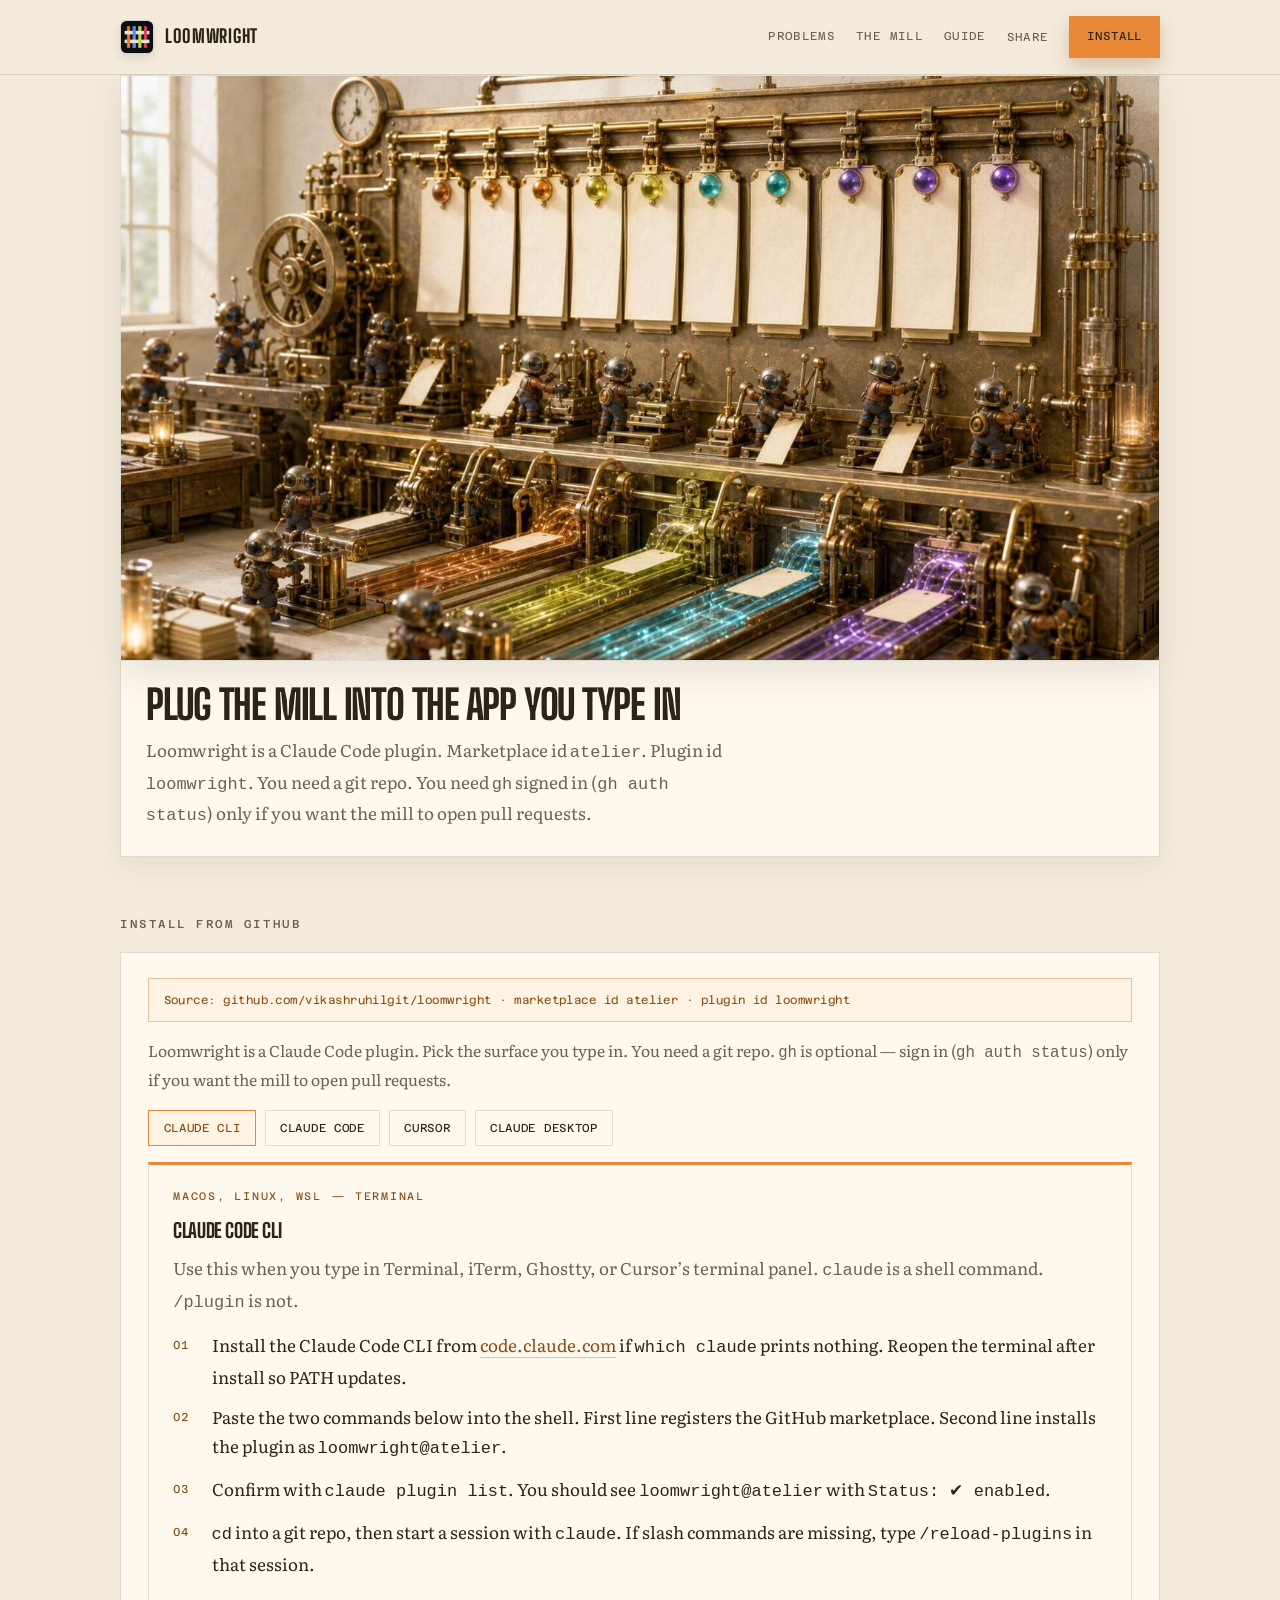
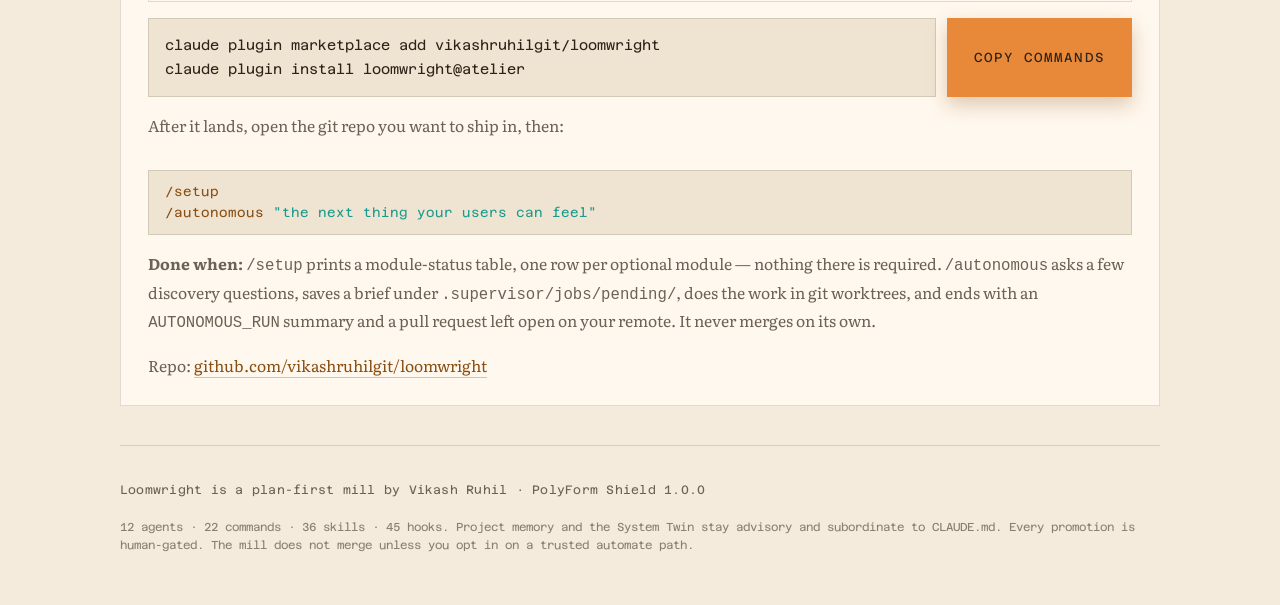
<file: install.html>
<!DOCTYPE html>
<html lang="en">
<head>
  <meta charset="utf-8" />
  <meta name="viewport" content="width=device-width, initial-scale=1" />
  <title>Install Loomwright</title>
  <meta name="description" content="Install the mill from GitHub into Claude CLI, Claude Code, Cursor, or Claude Desktop. Marketplace id atelier, plugin id loomwright." />
  <meta name="theme-color" content="#F4EBDC" />
  <link rel="icon" type="image/png" sizes="32x32" href="assets/icon-32.png" />
  <link rel="apple-touch-icon" sizes="180x180" href="assets/icon-180.png" />
  <meta property="og:title" content="Install Loomwright" />
  <meta property="og:description" content="Install the mill from GitHub into Claude CLI, Claude Code, Cursor, or Claude Desktop. Marketplace id atelier, plugin id loomwright." />
  <meta property="og:image" content="https://vikashruhilgit.github.io/loomwright-site/assets/og.jpg" />
  <meta property="og:type" content="website" />
  <meta name="twitter:card" content="summary_large_image" />
  <link rel="preconnect" href="https://fonts.googleapis.com" />
  <link rel="preconnect" href="https://fonts.gstatic.com" crossorigin />
  <link href="https://fonts.googleapis.com/css2?family=Azeret+Mono:wght@400;500&family=Big+Shoulders+Display:wght@700;800&family=Literata:ital,opsz,wght@0,7..72,400;0,7..72,500;1,7..72,400&display=swap" rel="stylesheet" />
  <link rel="stylesheet" href="site.css" />
</head>
<body>
  <a class="skip" href="#main">Skip to content</a>
  <nav>
    <div class="nav-inner">
      <a class="brand" href="index.html">
        <img src="assets/icon-180.png" alt="" width="34" height="34" decoding="async" />
        <span>Loomwright</span>
      </a>
      <div class="nav-links">
        <a href="index.html">Problems</a>
        <a href="mill.html">The mill</a>
        <a href="guide.html">Guide</a>
        <button type="button" class="share" data-share>Share</button>
        <a class="btn btn-solid" href="install.html" aria-current="page">Install</a>
      </div>
    </div>
  </nav>

  <div class="wrap" id="main">
    <article class="chapter" style="--c:var(--copper)">
      <figure>
        <img src="assets/mill-jobs.jpg" width="1400" height="788" decoding="async"
          alt="Tiny millwrights at a brass job board, ready to feed work into four glass energy lanes once the mill is installed." />
        <span class="gleam" aria-hidden="true"></span>
      </figure>
      <div class="copy">
        <h2>Plug the mill into the app you type in</h2>
        <p>Loomwright is a Claude Code plugin. Marketplace id <code>atelier</code>. Plugin id <code>loomwright</code>. You need a git repo. You need <code>gh</code> signed in (<code>gh auth status</code>) only if you want the mill to open pull requests.</p>
      </div>
    </article>
    <h2 class="sec" id="install">Install from GitHub</h2>
    <div class="install-box">
      <p class="warn">Source: github.com/vikashruhilgit/loomwright · marketplace id atelier · plugin id loomwright</p>
      <p class="note">Loomwright is a Claude Code plugin. Pick the surface you type in. You need a git repo. <code>gh</code> is optional — sign in (<code>gh auth status</code>) only if you want the mill to open pull requests.</p>
      <div class="apps picks" role="tablist" aria-label="Install for which app">
        <button type="button" aria-pressed="true" data-app="cli">Claude CLI</button>
        <button type="button" aria-pressed="false" data-app="code">Claude Code</button>
        <button type="button" aria-pressed="false" data-app="cursor">Cursor</button>
        <button type="button" aria-pressed="false" data-app="desktop">Claude Desktop</button>
      </div>
      <div class="install-card" id="install-card" aria-live="polite">
        <p class="tag">macOS, Linux, WSL — Terminal</p>
        <h3>Claude Code CLI</h3>
        <p>Use this when you type in Terminal, iTerm, Ghostty, or Cursor’s terminal panel. <code>claude</code> is a shell command. <code>/plugin</code> is not.</p>
        <ol class="how">
          <li>Install the Claude Code CLI from <a href="https://code.claude.com/docs/en/quickstart">code.claude.com</a> if <code>which claude</code> prints nothing. Reopen the terminal after install so PATH updates.</li>
          <li>Paste the two commands below into the shell. First line registers the GitHub marketplace. Second line installs the plugin as <code>loomwright@atelier</code>.</li>
          <li>Confirm with <code>claude plugin list</code>. You should see <code>loomwright@atelier</code> with <code>Status: ✔ enabled</code>.</li>
          <li><code>cd</code> into a git repo, then start a session with <code>claude</code>. If slash commands are missing, type <code>/reload-plugins</code> in that session.</li>
        </ol>
      </div>
      <div class="copy-row">
        <pre id="install-cmd">claude plugin marketplace add vikashruhilgit/loomwright
claude plugin install loomwright@atelier</pre>
        <button class="btn btn-solid" type="button" id="copy-btn">Copy commands</button>
      </div>
      <p class="note">After it lands, open the git repo you want to ship in, then:</p>
      <pre class="cmd"><span class="c">/setup</span>
<span class="c">/autonomous</span> <span class="g">"the next thing your users can feel"</span></pre>
      <p class="note"><strong>Done when:</strong> <code>/setup</code> prints a module-status table, one row per optional module — nothing there is required. <code>/autonomous</code> asks a few discovery questions, saves a brief under <code>.supervisor/jobs/pending/</code>, does the work in git worktrees, and ends with an <code>AUTONOMOUS_RUN</code> summary and a pull request left open on your remote. It never merges on its own.</p>
      <p class="note">Repo: <a href="https://github.com/vikashruhilgit/loomwright">github.com/vikashruhilgit/loomwright</a></p>
    </div>
    <footer>
      Loomwright is a plan-first mill by Vikash Ruhil · PolyForm Shield 1.0.0
      <span class="fine">12 agents · 22 commands · 36 skills · 45 hooks. Project memory and the System Twin stay advisory and subordinate to CLAUDE.md. Every promotion is human-gated. The mill does not merge unless you opt in on a trusted automate path.</span>
    </footer>
  </div>
  <script src="site.js"></script>
</body>
</html>
</file>
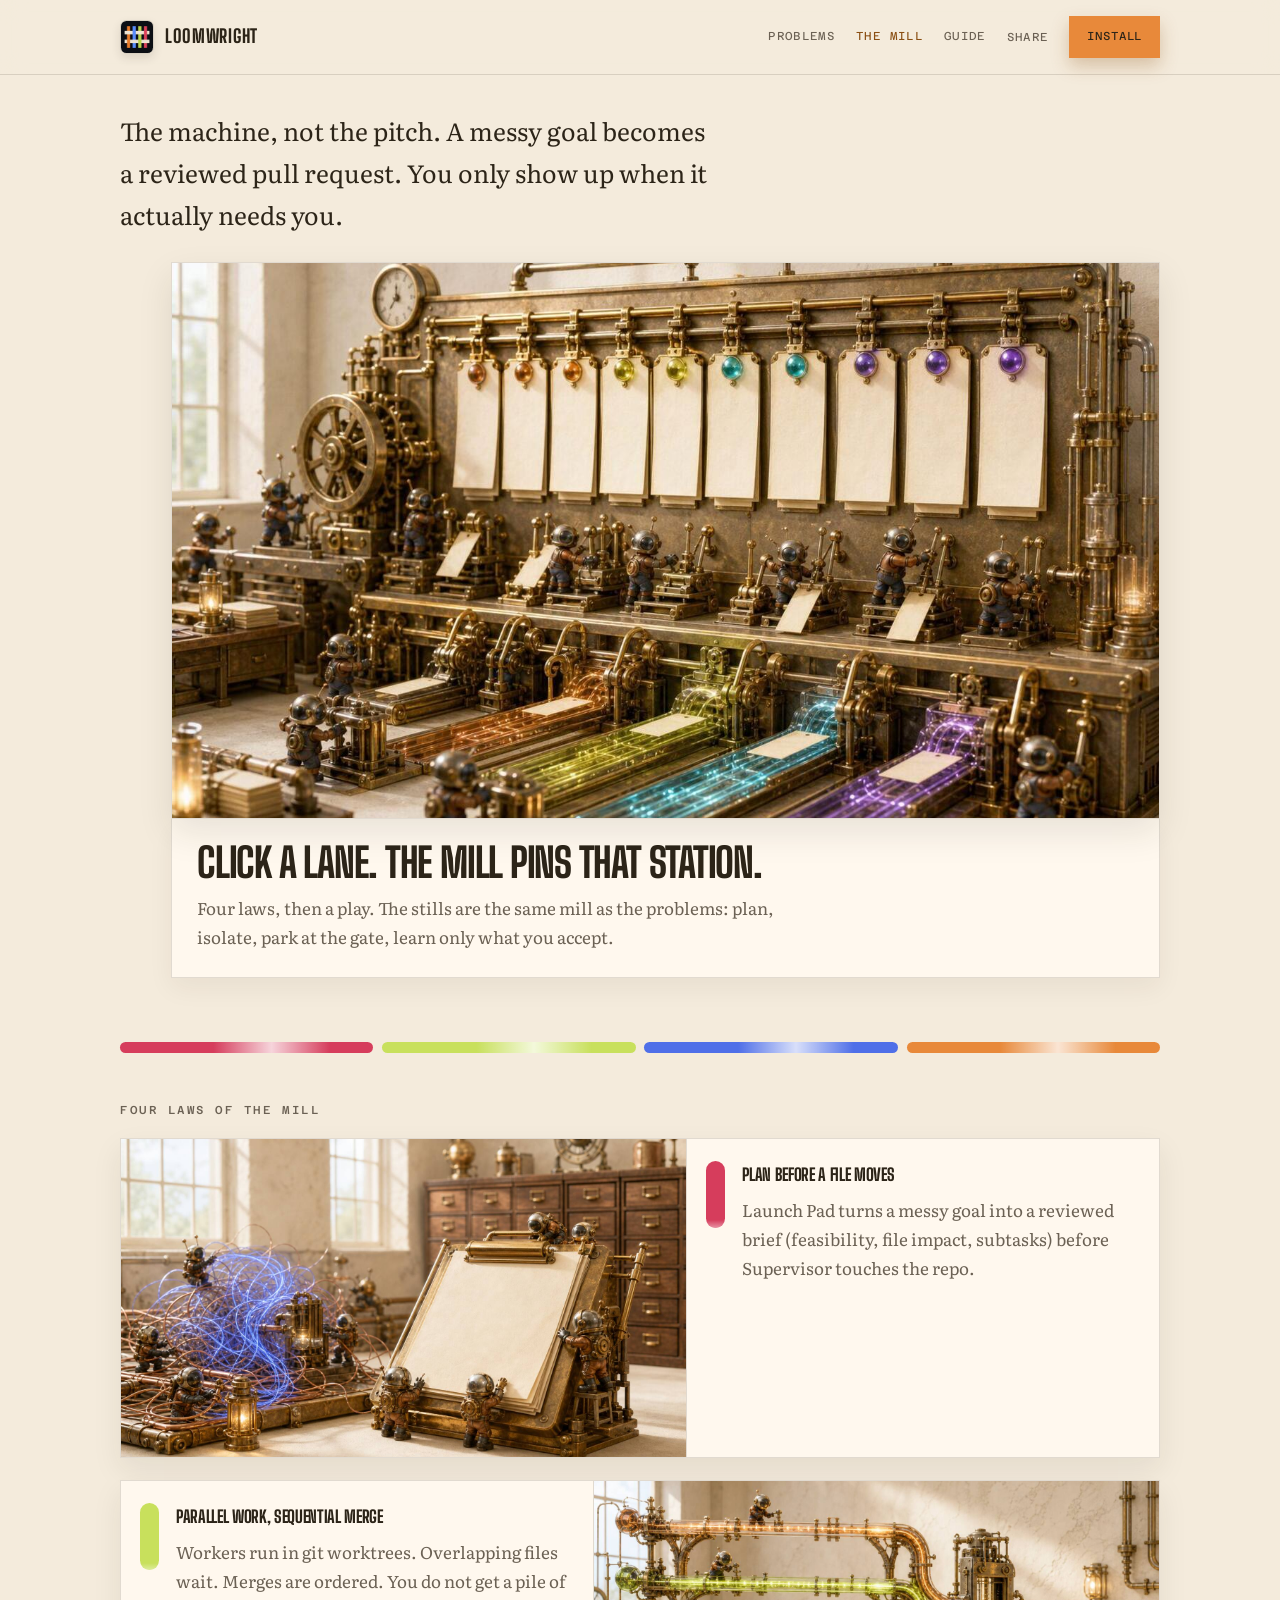
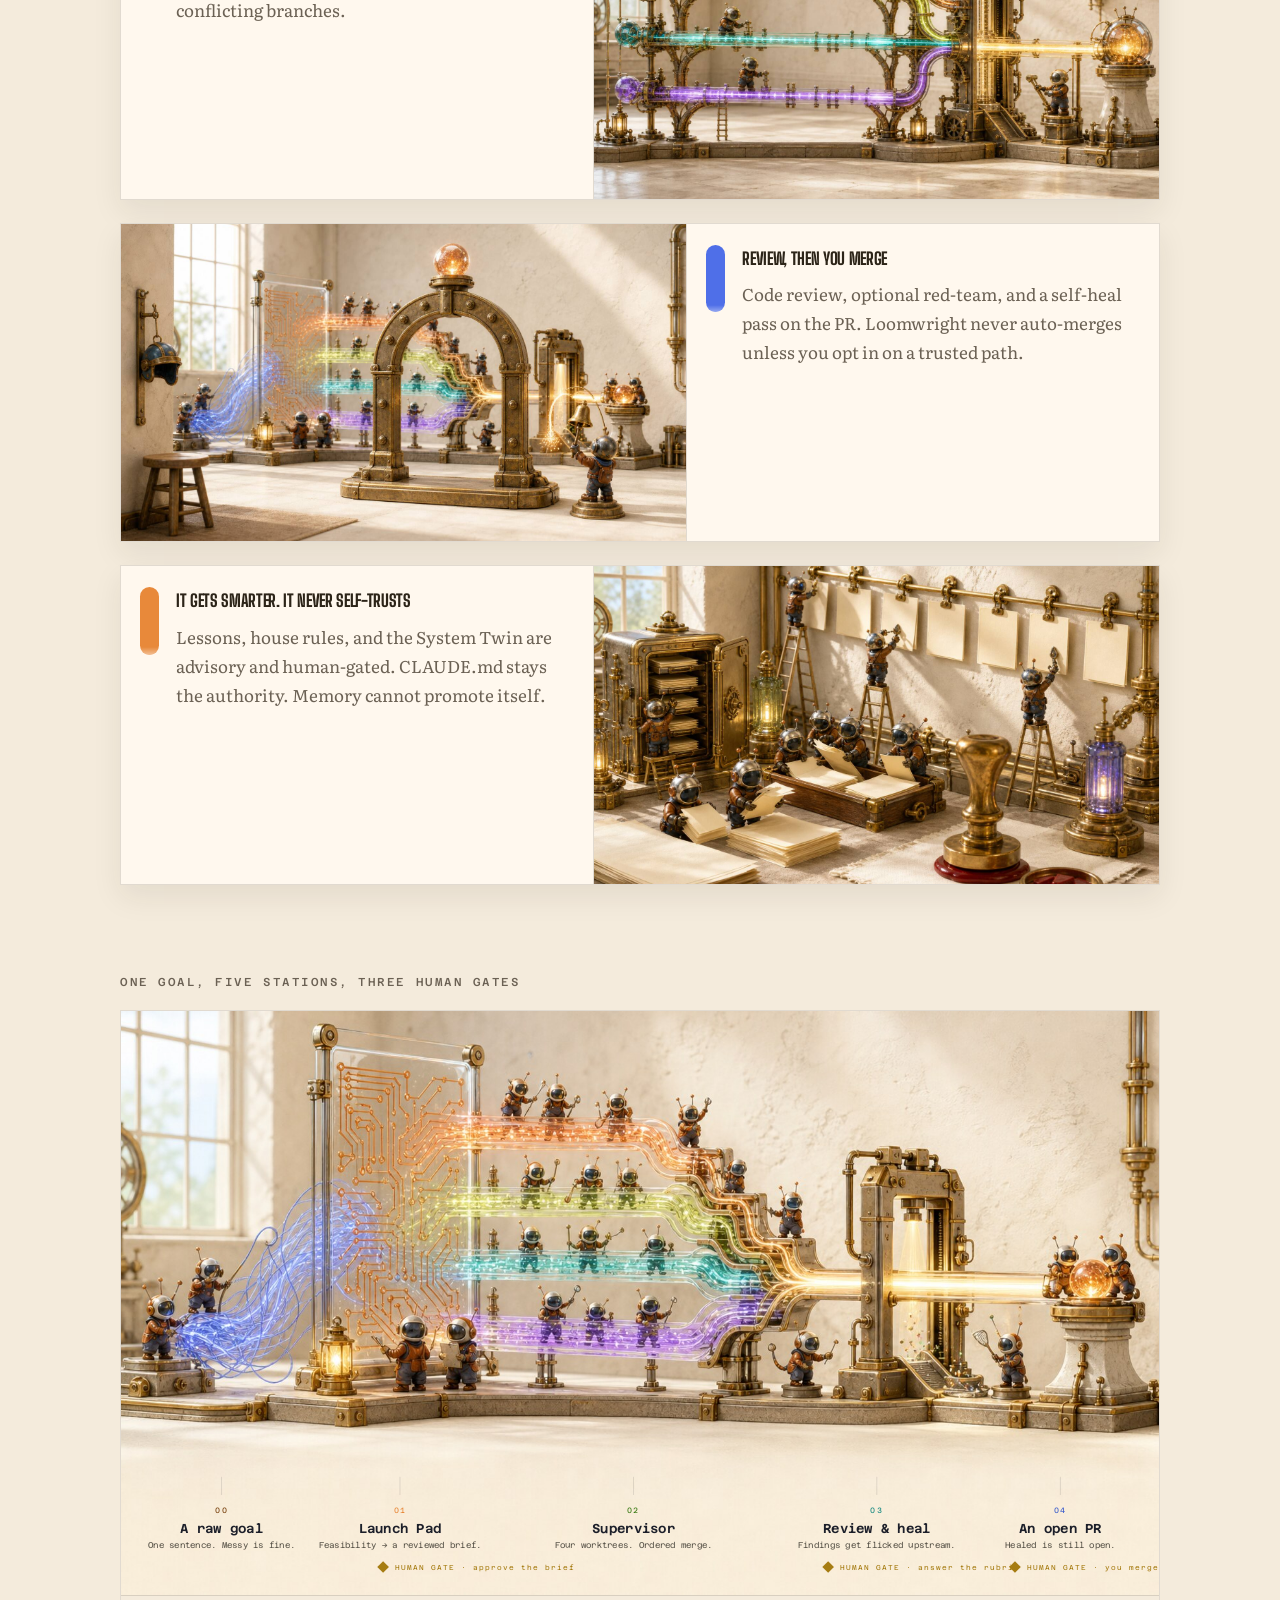
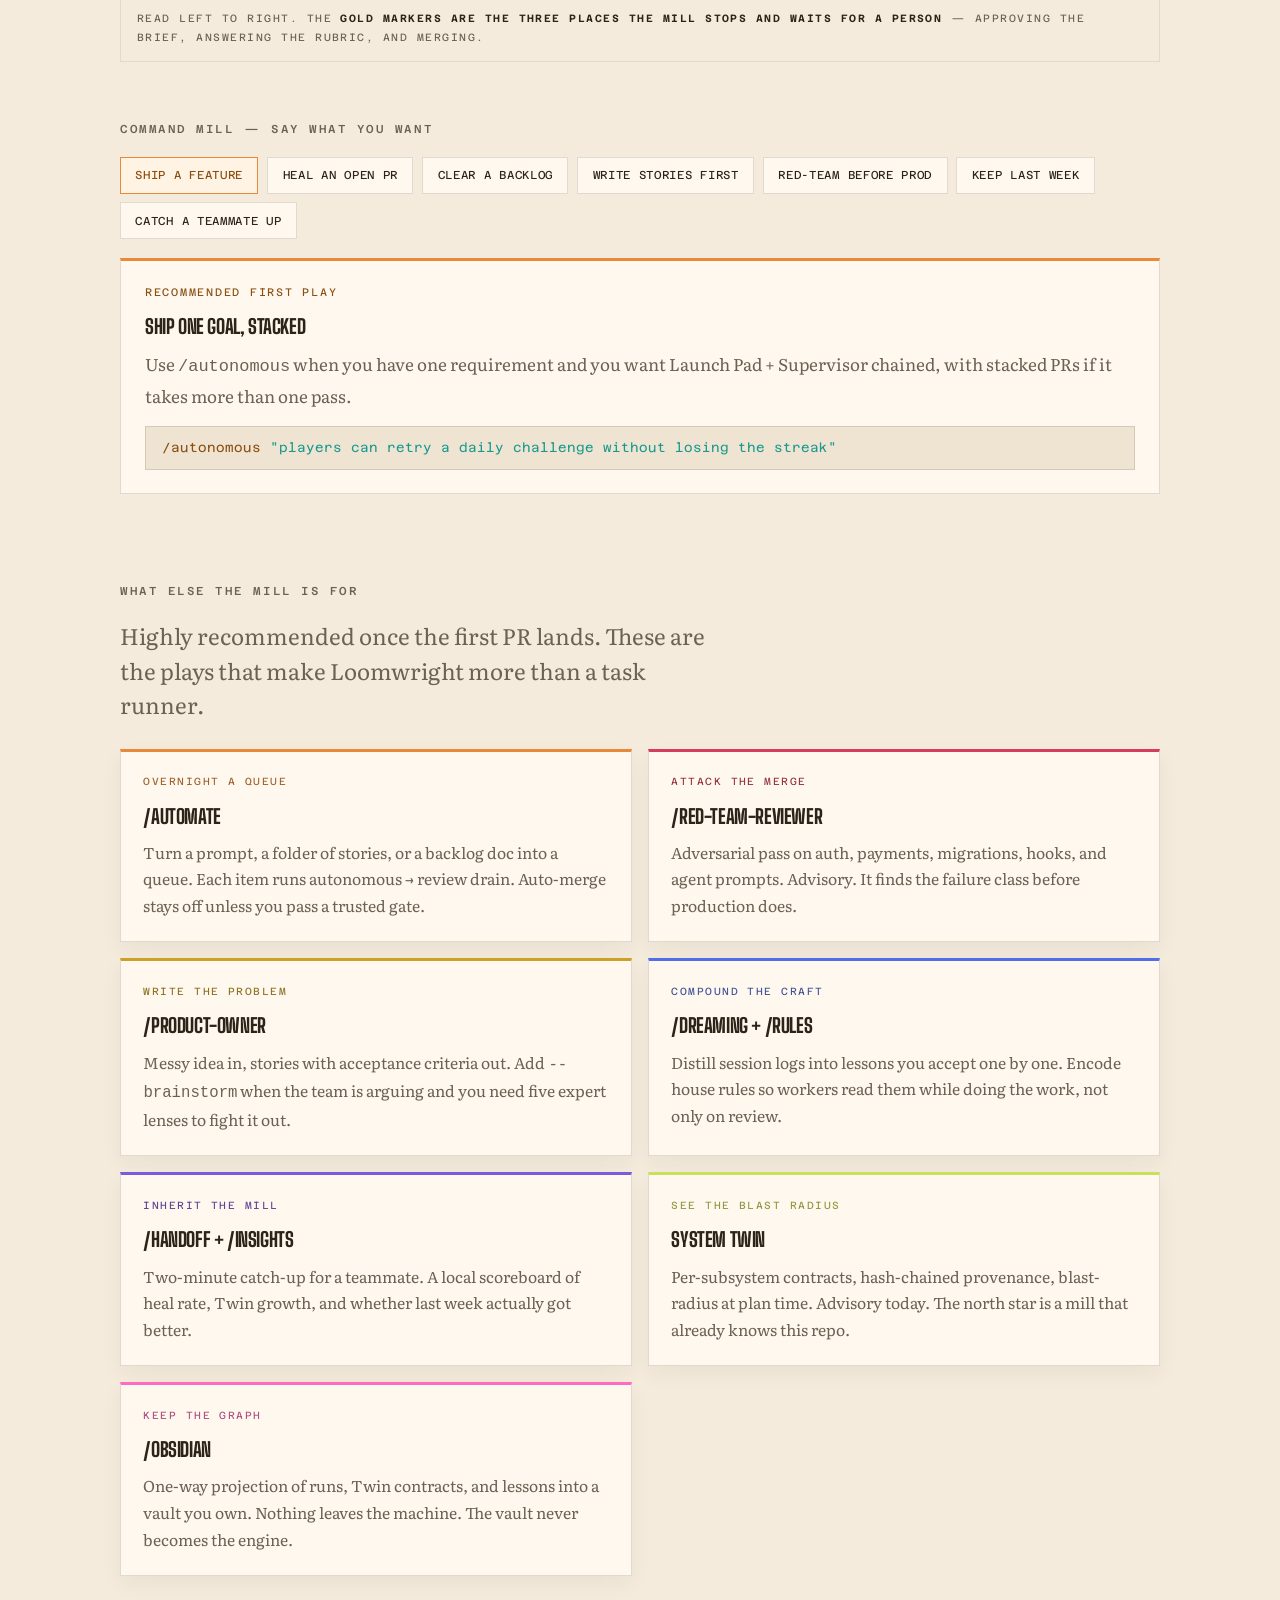
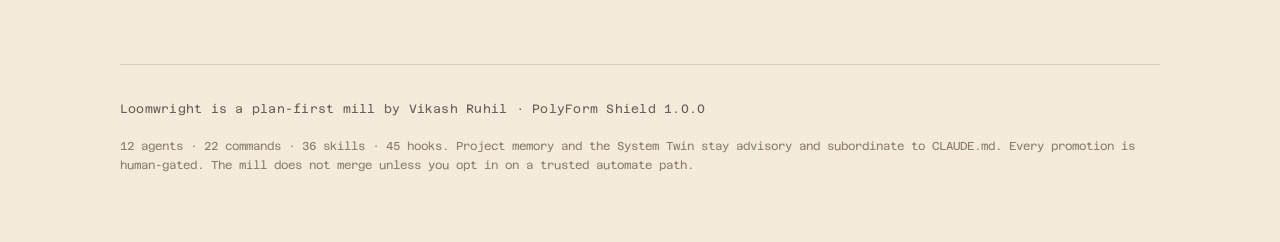
<file: mill.html>
<!DOCTYPE html>
<html lang="en">
<head>
  <meta charset="utf-8" />
  <meta name="viewport" content="width=device-width, initial-scale=1" />
  <title>Loomwright — the mill</title>
  <meta name="description" content="Four laws, the pipeline, and the plays. Plan first. Parallel worktrees. A human still merges unless you opt into a trusted automate path." />
  <meta name="theme-color" content="#F4EBDC" />
  <link rel="icon" type="image/png" sizes="32x32" href="assets/icon-32.png" />
  <link rel="apple-touch-icon" sizes="180x180" href="assets/icon-180.png" />
  <meta property="og:title" content="Loomwright — the mill" />
  <meta property="og:description" content="Four laws, the pipeline, and the plays. Plan first. Parallel worktrees. A human still merges unless you opt into a trusted automate path." />
  <meta property="og:image" content="https://vikashruhilgit.github.io/loomwright-site/assets/og.jpg" />
  <meta property="og:type" content="website" />
  <meta name="twitter:card" content="summary_large_image" />
  <link rel="preconnect" href="https://fonts.googleapis.com" />
  <link rel="preconnect" href="https://fonts.gstatic.com" crossorigin />
  <link href="https://fonts.googleapis.com/css2?family=Azeret+Mono:wght@400;500&family=Big+Shoulders+Display:wght@700;800&family=Literata:ital,opsz,wght@0,7..72,400;0,7..72,500;1,7..72,400&display=swap" rel="stylesheet" />
  <link rel="stylesheet" href="site.css" />
</head>
<body>
  <a class="skip" href="#main">Skip to content</a>
  <nav>
    <div class="nav-inner">
      <a class="brand" href="index.html">
        <img src="assets/icon-180.png" alt="" width="34" height="34" decoding="async" />
        <span>Loomwright</span>
      </a>
      <div class="nav-links">
        <a href="index.html">Problems</a>
        <a href="mill.html" aria-current="page">The mill</a>
        <a href="guide.html">Guide</a>
        <button type="button" class="share" data-share>Share</button>
        <a class="btn btn-solid" href="install.html">Install</a>
      </div>
    </div>
  </nav>

  <div class="wrap" id="main">
    <p class="page-lede">The machine, not the pitch. A messy goal becomes a reviewed pull request. You only show up when it actually needs you.</p>

    <article class="chapter" style="--c:var(--copper)">
      <figure>
        <img src="assets/mill-jobs.jpg" width="1400" height="788" decoding="async"
          alt="Tiny millwrights work a brass job board of hanging paper tickets, feeding chosen work into four glass energy lanes." />
        <span class="gleam" aria-hidden="true"></span>
      </figure>
      <div class="copy">
        <h2>Click a lane. The mill pins that station.</h2>
        <p>Four laws, then a play. The stills are the same mill as the problems: plan, isolate, park at the gate, learn only what you accept.</p>
      </div>
    </article>

    <div class="lanes" role="group" aria-label="Four mill lanes, one for each law">
      <button type="button" class="lane" style="--c:var(--madder)" aria-pressed="false" aria-label="Highlight law 1: Plan before a file moves"><span></span></button>
      <button type="button" class="lane" style="--c:var(--chartreuse)" aria-pressed="false" aria-label="Highlight law 2: Parallel work, sequential merge"><span></span></button>
      <button type="button" class="lane" style="--c:var(--indigo)" aria-pressed="false" aria-label="Highlight law 3: Review, then you merge"><span></span></button>
      <button type="button" class="lane" style="--c:var(--copper)" aria-pressed="false" aria-label="Highlight law 4: It gets smarter. It never self-trusts"><span></span></button>
    </div>

    <h2 class="sec">Four laws of the mill</h2>
    <ul class="laws visual">
      <li style="--c:var(--madder)">
        <figure>
          <img src="assets/problem-plan.jpg" width="1600" height="900" loading="lazy" decoding="async"
            alt="Millwrights untangle glowing blue fibers, then pin the work onto a blank brass clipboard while the file drawers stay closed." />
          <span class="gleam" aria-hidden="true"></span>
        </figure>
        <button type="button" class="law" style="--c:var(--madder)" aria-pressed="false" aria-labelledby="law-1-title" aria-describedby="law-1-copy">
          <span class="no" aria-hidden="true"></span>
          <span>
            <span class="law-title" id="law-1-title">Plan before a file moves</span>
            <span class="law-copy" id="law-1-copy">Launch Pad turns a messy goal into a reviewed brief (feasibility, file impact, subtasks) before Supervisor touches the repo.</span>
          </span>
        </button>
      </li>
      <li style="--c:var(--chartreuse)">
        <figure>
          <img src="assets/problem-lanes.jpg" width="1600" height="900" loading="lazy" decoding="async"
            alt="Four isolated glass energy lanes in copper, chartreuse, teal, and violet merging in order into one golden stream." />
          <span class="gleam" aria-hidden="true"></span>
        </figure>
        <button type="button" class="law" style="--c:var(--chartreuse)" aria-pressed="false" aria-labelledby="law-2-title" aria-describedby="law-2-copy">
          <span class="no" aria-hidden="true"></span>
          <span>
            <span class="law-title" id="law-2-title">Parallel work, sequential merge</span>
            <span class="law-copy" id="law-2-copy">Workers run in git worktrees. Overlapping files wait. Merges are ordered. You do not get a pile of conflicting branches.</span>
          </span>
        </button>
      </li>
      <li style="--c:var(--indigo)">
        <figure>
          <img src="assets/problem-gate.jpg" width="1600" height="900" loading="lazy" decoding="async"
            alt="A brass review gate holds a glowing orb. A millwright rings a bell. An empty stool shows the human has stepped away." />
          <span class="gleam" aria-hidden="true"></span>
        </figure>
        <button type="button" class="law" style="--c:var(--indigo)" aria-pressed="false" aria-labelledby="law-3-title" aria-describedby="law-3-copy">
          <span class="no" aria-hidden="true"></span>
          <span>
            <span class="law-title" id="law-3-title">Review, then you merge</span>
            <span class="law-copy" id="law-3-copy">Code review, optional red-team, and a self-heal pass on the PR. Loomwright never auto-merges unless you opt in on a trusted path.</span>
          </span>
        </button>
      </li>
      <li style="--c:var(--copper)">
        <figure>
          <img src="assets/problem-learn.jpg" width="1600" height="900" loading="lazy" decoding="async"
            alt="Millwrights pin lesson cards to a brass rail. A large unused brass stamp waits for a human to accept what stays." />
          <span class="gleam" aria-hidden="true"></span>
        </figure>
        <button type="button" class="law" style="--c:var(--copper)" aria-pressed="false" aria-labelledby="law-4-title" aria-describedby="law-4-copy">
          <span class="no" aria-hidden="true"></span>
          <span>
            <span class="law-title" id="law-4-title">It gets smarter. It never self-trusts</span>
            <span class="law-copy" id="law-4-copy">Lessons, house rules, and the System Twin are advisory and human-gated. CLAUDE.md stays the authority. Memory cannot promote itself.</span>
          </span>
        </button>
      </li>
    </ul>

    <h2 class="sec">One goal, five stations, three human gates</h2>
    <figure class="fig">
      <div class="pipe-art">
        <img src="assets/pipeline.jpg" width="1600" height="900" loading="lazy" decoding="async"
          alt="Tiny alien millwrights run a bright invention left to right: they untangle a request, align it into a brief, ride four isolated worktree lanes, merge in order, scan at a review gate, and stop at an open pull request." />
        <svg class="pipe-labels" viewBox="0 0 1600 900" aria-hidden="true" font-family="'Azeret Mono',ui-monospace,Menlo,monospace">
          <g fill="none" stroke="rgba(28,31,42,.18)" stroke-width="1">
            <path d="M155 718 v28"/><path d="M430 718 v28"/><path d="M790 718 v28"/><path d="M1165 718 v28"/><path d="M1448 718 v28"/>
          </g>
          <g letter-spacing=".18em" font-size="12">
            <text x="155" y="774" text-anchor="middle" fill="#7A4310">00</text>
            <text x="430" y="774" text-anchor="middle" fill="#E8893A">01</text>
            <text x="790" y="774" text-anchor="middle" fill="#3A7A14">02</text>
            <text x="1165" y="774" text-anchor="middle" fill="#1A8A82">03</text>
            <text x="1448" y="774" text-anchor="middle" fill="#3D5FCC">04</text>
          </g>
          <g fill="#1C1F2A" font-size="20" font-weight="600" letter-spacing=".02em">
            <text x="155" y="804" text-anchor="middle">A raw goal</text>
            <text x="430" y="804" text-anchor="middle">Launch Pad</text>
            <text x="790" y="804" text-anchor="middle">Supervisor</text>
            <text x="1165" y="804" text-anchor="middle">Review &amp; heal</text>
            <text x="1448" y="804" text-anchor="middle">An open PR</text>
          </g>
          <g fill="#5C574C" font-size="13" letter-spacing=".03em">
            <text x="155" y="828" text-anchor="middle">One sentence. Messy is fine.</text>
            <text x="430" y="828" text-anchor="middle">Feasibility → a reviewed brief.</text>
            <text x="790" y="828" text-anchor="middle">Four worktrees. Ordered merge.</text>
            <text x="1165" y="828" text-anchor="middle">Findings get flicked upstream.</text>
            <text x="1448" y="828" text-anchor="middle">Healed is still open.</text>
          </g>
          <g fill="#A67C12">
            <path d="M404 848 l9 9 -9 9 -9 -9 z"/>
            <text x="422" y="862" font-size="11" letter-spacing=".14em">HUMAN GATE · approve the brief</text>
            <path d="M1090 848 l9 9 -9 9 -9 -9 z"/>
            <text x="1108" y="862" font-size="11" letter-spacing=".14em">HUMAN GATE · answer the rubric</text>
            <path d="M1378 848 l9 9 -9 9 -9 -9 z"/>
            <text x="1396" y="862" font-size="11" letter-spacing=".14em">HUMAN GATE · you merge</text>
          </g>
        </svg>
      </div>
      <ol class="pipe-legend">
        <li><b>00</b><div><strong>A raw goal</strong><span>One sentence. Messy is fine.</span></div></li>
        <li><b>01</b><div><strong>Launch Pad</strong><span>Feasibility → a reviewed brief.</span><span class="g">Human gate · approve the brief</span></div></li>
        <li><b>02</b><div><strong>Supervisor</strong><span>Four worktrees. Ordered merge.</span></div></li>
        <li><b>03</b><div><strong>Review &amp; heal</strong><span>Findings get flicked upstream.</span><span class="g">Human gate · answer the rubric</span></div></li>
        <li><b>04</b><div><strong>An open PR</strong><span>Healed is still open.</span><span class="g">Human gate · you merge</span></div></li>
      </ol>
      <figcaption>Read left to right. The <b>gold markers are the three places the mill stops and waits for a person</b> — approving the brief, answering the rubric, and merging.</figcaption>
    </figure>

    <h2 class="sec">Command mill — say what you want</h2>
    <div class="picks" id="mill-picks" role="tablist" aria-label="Choose a job">
      <button type="button" aria-pressed="true" data-play="new">Ship a feature</button>
      <button type="button" aria-pressed="false" data-play="pr">Heal an open PR</button>
      <button type="button" aria-pressed="false" data-play="queue">Clear a backlog</button>
      <button type="button" aria-pressed="false" data-play="stories">Write stories first</button>
      <button type="button" aria-pressed="false" data-play="attack">Red-team before prod</button>
      <button type="button" aria-pressed="false" data-play="lessons">Keep last week</button>
      <button type="button" aria-pressed="false" data-play="hand">Catch a teammate up</button>
    </div>
    <div class="play-card" id="play-card" aria-live="polite">
      <p class="tag">Recommended first play</p>
      <h3>Ship one goal, stacked</h3>
      <p>Use <code>/autonomous</code> when you have one requirement and you want Launch Pad + Supervisor chained, with stacked PRs if it takes more than one pass.</p>
      <pre class="cmd"><span class="c">/autonomous</span> <span class="g">"players can retry a daily challenge without losing the streak"</span></pre>
    </div>

    <h2 class="sec" id="plays">What else the mill is for</h2>
    <p class="lede" style="max-width:46ch;margin-bottom:1.6rem">Highly recommended once the first PR lands. These are the plays that make Loomwright more than a task runner.</p>
    <div class="plays">
      <article style="--c:var(--copper)">
        <p class="why">Overnight a queue</p>
        <h3>/automate</h3>
        <p>Turn a prompt, a folder of stories, or a backlog doc into a queue. Each item runs autonomous → review drain. Auto-merge stays off unless you pass a trusted gate.</p>
      </article>
      <article style="--c:var(--madder)">
        <p class="why">Attack the merge</p>
        <h3>/red-team-reviewer</h3>
        <p>Adversarial pass on auth, payments, migrations, hooks, and agent prompts. Advisory. It finds the failure class before production does.</p>
      </article>
      <article style="--c:var(--gold)">
        <p class="why">Write the problem</p>
        <h3>/product-owner</h3>
        <p>Messy idea in, stories with acceptance criteria out. Add <code>--brainstorm</code> when the team is arguing and you need five expert lenses to fight it out.</p>
      </article>
      <article style="--c:var(--indigo)">
        <p class="why">Compound the craft</p>
        <h3>/dreaming + /rules</h3>
        <p>Distill session logs into lessons you accept one by one. Encode house rules so workers read them while doing the work, not only on review.</p>
      </article>
      <article style="--c:var(--violet)">
        <p class="why">Inherit the mill</p>
        <h3>/handoff + /insights</h3>
        <p>Two-minute catch-up for a teammate. A local scoreboard of heal rate, Twin growth, and whether last week actually got better.</p>
      </article>
      <article style="--c:var(--chartreuse)">
        <p class="why">See the blast radius</p>
        <h3>System Twin</h3>
        <p>Per-subsystem contracts, hash-chained provenance, blast-radius at plan time. Advisory today. The north star is a mill that already knows this repo.</p>
      </article>
      <article style="--c:#FF6BC1">
        <p class="why">Keep the graph</p>
        <h3>/obsidian</h3>
        <p>One-way projection of runs, Twin contracts, and lessons into a vault you own. Nothing leaves the machine. The vault never becomes the engine.</p>
      </article>
    </div>


    <footer>
      Loomwright is a plan-first mill by Vikash Ruhil · PolyForm Shield 1.0.0
      <span class="fine">12 agents · 22 commands · 36 skills · 45 hooks. Project memory and the System Twin stay advisory and subordinate to CLAUDE.md. Every promotion is human-gated. The mill does not merge unless you opt in on a trusted automate path.</span>
    </footer>
  </div>
  <script src="site.js"></script>
</body>
</html>
</file>
<file: site.css>
:root{
      --ink:#F4EBDC; --ink-2:#FFF8EE; --ink-3:#EFE4D2;
      --hair:rgba(44,36,24,.14);
      --text:#2C2418; --dim:#6B6154;
      --copper:#E8893A; --copper-deep:#8A4E12;
      --indigo:#4F6FE8; --madder:#D63D5C; --chartreuse:#C8E05C;
      --teal:#1A9A8E; --violet:#7A5AE0; --gold:#C9A227; --linen:#FFF8EE;
      --display:"Big Shoulders Display",Impact,sans-serif;
      --body:"Literata",Georgia,serif;
      --mono:"Azeret Mono",ui-monospace,Menlo,monospace;
      --brass:#C47A2C;
    }
    *{box-sizing:border-box}
    html{scroll-behavior:smooth; -webkit-text-size-adjust:100%}
    body{
      margin:0; background:var(--ink); color:var(--text);
      font-family:var(--body); font-size:1.0625rem; line-height:1.7;
      overflow-x:hidden;
    }
    .skip{
      position:absolute; left:-999px; top:0; background:var(--copper); color:#2C2418;
      padding:.6rem 1rem; font-family:var(--mono); z-index:20;
    }
    .skip:focus{left:1rem; top:1rem}
    .wrap{position:relative; z-index:1; max-width:68rem; margin:0 auto; padding:0 1.5rem 4.5rem}

    nav{
      position:sticky; top:0; z-index:8;
      background:rgba(244,235,220,.92); backdrop-filter:blur(12px);
      border-bottom:1px solid var(--hair);
    }
    .nav-inner{display:flex; align-items:center; justify-content:space-between; gap:1rem;
      max-width:68rem; margin:0 auto; padding:1rem 1.5rem}
    .brand{display:flex; align-items:center; gap:.7rem; text-decoration:none; color:var(--text)}
    .brand img{width:2.1rem; height:2.1rem; border-radius:.4rem; object-fit:cover; border:1px solid var(--hair);
      box-shadow:0 4px 10px rgba(44,36,24,.12)}
    .brand span{font-family:var(--display); font-size:1.15rem; letter-spacing:.04em; text-transform:uppercase; font-weight:800}
    .nav-links{display:flex; gap:1.3rem; align-items:center; flex-wrap:wrap}
    .nav-links a:not(.btn), .nav-links .share{font-family:var(--mono); font-size:.72rem; letter-spacing:.12em; text-transform:uppercase;
      color:var(--dim); text-decoration:none}
    .nav-links a:not(.btn):hover,.nav-links a:not(.btn):focus-visible,.nav-links .share:hover,.nav-links .share:focus-visible{color:var(--copper-deep)}
    .nav-links a:focus-visible,.nav-links .share:focus-visible{outline:2px solid var(--indigo); outline-offset:4px}
    .nav-links .share{background:none; border:0; padding:0; cursor:pointer}
    .nav-links .btn{padding:.7rem 1.1rem; font-size:.72rem}

    h1{font-family:var(--display); font-weight:800; font-size:clamp(3.2rem,10vw,7rem); line-height:.82;
      letter-spacing:-.03em; margin:0 0 1.1rem; text-transform:uppercase}
    h1 .two{color:var(--indigo)}
    .lede{font-size:clamp(1.12rem,2.4vw,1.4rem); line-height:1.55; color:var(--dim);
      max-width:38ch; margin:0 0 1.8rem}
    .lede em{font-style:italic; color:var(--text)}

    .invention{position:relative; z-index:1; margin:0 0 2.4rem}
    .invention-shot{display:block; width:100%; height:auto; aspect-ratio:16/9; max-height:60vh; object-fit:cover;
      object-position:center 42%; background:#F7F1E4}
    .plaque{
      position:relative; z-index:2; margin:-5.5rem auto 0; max-width:68rem; padding:0 1.5rem;
    }
    .plaque-card{
      background:var(--ink-2); border:1px solid var(--hair); padding:1.6rem 1.8rem 1.5rem;
      box-shadow:0 18px 40px rgba(44,36,24,.12);
    }
    .stamps{display:flex; flex-wrap:wrap; gap:.55rem; margin:1.2rem 0 0; padding:0; list-style:none}
    .stamps li{font-family:var(--mono); font-size:.62rem; letter-spacing:.1em; text-transform:uppercase;
      border:1px solid var(--hair); padding:.45rem .7rem; background:var(--ink); color:var(--dim)}
    .stamps b{color:var(--text); font-weight:600}

    .hero-frame{position:relative; border:1px solid var(--hair); background:var(--ink-2); min-width:0;
      box-shadow:0 14px 32px rgba(44,36,24,.1)}
    .hero-frame img{display:block; width:100%; height:auto; aspect-ratio:16/10; object-fit:cover}
    .hero-caption{position:absolute; left:0; right:0; bottom:0; padding:.7rem 1rem;
      font-family:var(--mono); font-size:.62rem; letter-spacing:.14em; text-transform:uppercase;
      color:var(--text); background:linear-gradient(transparent, rgba(244,235,220,.94))}

    .actions{display:flex; flex-wrap:wrap; gap:1rem}
    .btn{font-family:var(--mono); font-size:.82rem; letter-spacing:.08em; text-transform:uppercase;
      text-decoration:none; padding:1rem 1.7rem; display:inline-block; border:0; cursor:pointer;
      transition:transform .16s cubic-bezier(.16,1,.3,1), box-shadow .16s}
    .btn-solid{background:var(--copper); color:#2C2418; box-shadow:0 8px 18px rgba(138,78,18,.28)}
    .btn-solid:hover,.btn-solid:focus-visible{transform:translateY(-2px); box-shadow:0 12px 24px rgba(138,78,18,.34)}
    .btn-ghost{color:var(--text); background:var(--ink-2); border:1px solid var(--hair);
      box-shadow:0 6px 14px rgba(44,36,24,.08)}
    .btn-ghost:hover,.btn-ghost:focus-visible{transform:translateY(-2px); border-color:var(--indigo)}
    .btn:focus-visible{outline:2px solid var(--indigo); outline-offset:4px}

    .lanes{
      display:flex; gap:.55rem; align-items:stretch; margin:1.35rem 0 1.5rem
    }
    .lanes.story{
      position:sticky; top:3.55rem; z-index:7;
      background:rgba(244,235,220,.94); backdrop-filter:blur(12px);
      margin:0 -1.5rem 1.5rem; padding:.7rem 1.5rem .8rem;
      border-bottom:1px solid var(--hair)
    }
    .lanes.story:has(.lane:nth-child(1):is(:hover,:focus-visible,[aria-current="true"])) ~ .chapters .chapter:nth-child(1) figure,
    .lanes.story:has(.lane:nth-child(2):is(:hover,:focus-visible,[aria-current="true"])) ~ .chapters .chapter:nth-child(2) figure,
    .lanes.story:has(.lane:nth-child(3):is(:hover,:focus-visible,[aria-current="true"])) ~ .chapters .chapter:nth-child(3) figure,
    .lanes.story:has(.lane:nth-child(4):is(:hover,:focus-visible,[aria-current="true"])) ~ .chapters .chapter:nth-child(4) figure{
      border-color:color-mix(in srgb, var(--c) 50%, var(--hair));
      box-shadow:0 18px 36px color-mix(in srgb, var(--c) 22%, rgba(44,36,24,.08))
    }
    .lanes .lane{
      flex:1; border:0; padding:0; cursor:pointer; appearance:none; min-height:1.5rem;
      background:transparent; display:flex; flex-direction:column; gap:.4rem; justify-content:center;
      text-decoration:none; color:var(--dim); text-align:center;
      font-family:var(--mono); font-size:.62rem; letter-spacing:.12em; text-transform:uppercase; font-weight:500
    }
    .lanes .lane[aria-current="true"]{color:var(--text)}
    .lanes .lane > span{
      display:block; height:.7rem; width:100%; border-radius:99px; background:var(--c);
      position:relative; overflow:hidden;
      transition:transform .28s cubic-bezier(.16,1,.3,1), box-shadow .28s cubic-bezier(.16,1,.3,1)
    }
    .lanes .lane > span::after{
      content:""; position:absolute; inset:0 auto 0 -50%; width:46%;
      background:linear-gradient(90deg, transparent, rgba(255,255,255,.78), transparent);
      animation:flow-x 1.8s cubic-bezier(.16,1,.3,1) 2 both
    }
    .laws .no::after{
      content:""; position:absolute; inset:-45% 0 auto; height:42%; width:100%;
      background:linear-gradient(180deg, transparent, rgba(255,255,255,.82), transparent);
      animation:flow-y 2.2s cubic-bezier(.16,1,.3,1) 2 both
    }
    .lanes .lane:nth-child(2) > span::after, .laws li:nth-child(2) .no::after{animation-delay:-.55s}
    .lanes .lane:nth-child(3) > span::after, .laws li:nth-child(3) .no::after{animation-delay:-1.1s}
    .lanes .lane:nth-child(4) > span::after, .laws li:nth-child(4) .no::after{animation-delay:-1.65s}
    .lanes .lane:hover > span, .lanes .lane:focus-visible > span, .lanes .lane[aria-pressed="true"] > span,
    .lanes .lane[aria-current="true"] > span,
    .wrap:has(.laws li:nth-child(1) .law:is(:hover,:focus-visible,[aria-pressed="true"])) .lanes .lane:nth-child(1) > span,
    .wrap:has(.laws li:nth-child(2) .law:is(:hover,:focus-visible,[aria-pressed="true"])) .lanes .lane:nth-child(2) > span,
    .wrap:has(.laws li:nth-child(3) .law:is(:hover,:focus-visible,[aria-pressed="true"])) .lanes .lane:nth-child(3) > span,
    .wrap:has(.laws li:nth-child(4) .law:is(:hover,:focus-visible,[aria-pressed="true"])) .lanes .lane:nth-child(4) > span,
    .wrap:has(.chapters .chapter:nth-child(1):is(:hover,.on)) .lanes .lane:nth-child(1) > span,
    .wrap:has(.chapters .chapter:nth-child(2):is(:hover,.on)) .lanes .lane:nth-child(2) > span,
    .wrap:has(.chapters .chapter:nth-child(3):is(:hover,.on)) .lanes .lane:nth-child(3) > span,
    .wrap:has(.chapters .chapter:nth-child(4):is(:hover,.on)) .lanes .lane:nth-child(4) > span{
      transform:scaleY(1.55); box-shadow:0 6px 16px color-mix(in srgb, var(--c) 45%, transparent)
    }
    .lanes .lane:focus-visible{outline:2px solid var(--indigo); outline-offset:3px}
    .lanes.off-stage .lane > span::after, .laws.off-stage .no::after,
    .road.off-stage .dot::after{animation-play-state:paused}
    @keyframes flow-x{to{transform:translateX(220px)}}
    @keyframes flow-y{to{transform:translateY(90px)}}

    h2.sec{font-family:var(--mono); font-size:.72rem; letter-spacing:.22em; text-transform:uppercase;
      color:var(--dim); margin:2.6rem 0 1.1rem; font-weight:500}
    h2.sec[id], .invention[id]{scroll-margin-top:5.5rem}
    h3{font-family:var(--display); font-weight:800; letter-spacing:-.02em; text-transform:uppercase; margin:0 0 .4rem}

    .laws{display:grid; gap:1rem; margin:0 0 clamp(3.2rem,8vw,5.5rem); padding:0; list-style:none}
    .laws li{margin:0}
    .laws li:nth-child(even){margin-left:clamp(0rem,4vw,3rem)}
    .law{
      width:100%; display:grid; grid-template-columns:auto 1fr; gap:1.1rem; text-align:left;
      background:var(--ink-2); border:1px solid var(--hair); padding:1.35rem 1.5rem 1.35rem 1.2rem;
      box-shadow:0 10px 24px rgba(44,36,24,.06); cursor:pointer; color:inherit; font:inherit;
      appearance:none; border-radius:0;
      transition:translate .28s cubic-bezier(.16,1,.3,1), box-shadow .28s cubic-bezier(.16,1,.3,1),
        border-color .28s cubic-bezier(.16,1,.3,1), opacity .28s cubic-bezier(.16,1,.3,1);
      animation:law-in .7s cubic-bezier(.16,1,.3,1) backwards
    }
    .laws li:nth-child(2) .law{animation-delay:.08s}
    .laws li:nth-child(3) .law{animation-delay:.16s}
    .laws li:nth-child(4) .law{animation-delay:.24s}
    .law:hover, .law:focus-visible, .law[aria-pressed="true"],
    .lanes:has(.lane:nth-child(1):is(:hover,:focus-visible,[aria-pressed="true"])) ~ .laws li:nth-child(1) .law,
    .lanes:has(.lane:nth-child(2):is(:hover,:focus-visible,[aria-pressed="true"])) ~ .laws li:nth-child(2) .law,
    .lanes:has(.lane:nth-child(3):is(:hover,:focus-visible,[aria-pressed="true"])) ~ .laws li:nth-child(3) .law,
    .lanes:has(.lane:nth-child(4):is(:hover,:focus-visible,[aria-pressed="true"])) ~ .laws li:nth-child(4) .law{
      translate:0 -4px;
      border-color:color-mix(in srgb, var(--c) 50%, var(--hair));
      box-shadow:0 18px 36px color-mix(in srgb, var(--c) 22%, rgba(44,36,24,.08))
    }
    .law:focus-visible{outline:2px solid var(--indigo); outline-offset:3px}
    .laws:has(.law[aria-pressed="true"]) .law:not([aria-pressed="true"]){opacity:.62}
    .laws .no{width:1.15rem; height:4.2rem; border-radius:99px; background:var(--c);
      position:relative; overflow:hidden; display:block}
    .lanes .lane:hover > span::after, .lanes .lane:focus-visible > span::after,
    .lanes .lane[aria-pressed="true"] > span::after, .lanes .lane[aria-current="true"] > span::after{animation:flow-x 1.6s cubic-bezier(.16,1,.3,1) infinite}
    .law:hover .no::after, .law:focus-visible .no::after, .law[aria-pressed="true"] .no::after{
      animation:flow-y 1.4s cubic-bezier(.16,1,.3,1) infinite
    }
    .law-title{display:block; font-family:var(--display); font-weight:800; letter-spacing:-.02em;
      text-transform:uppercase; margin:0 0 .4rem}
    .law-copy{margin:0; color:var(--dim); display:block}
    @keyframes law-in{
      from{opacity:0; filter:blur(5px); translate:0 14px}
      to{opacity:1; filter:none; translate:0 0}
    }

    .guide{display:grid; gap:0; margin:0 0 clamp(3.2rem,8vw,5.5rem)}
    .step{display:grid; grid-template-columns:4.2rem 1fr; gap:1.2rem; padding:1.5rem 0;
      border-top:1px solid var(--hair)}
    .step:last-child{border-bottom:1px solid var(--hair)}
    .step > div{min-width:0}
    .step .n{font-family:var(--mono); color:var(--c, var(--copper)); font-size:.8rem; letter-spacing:.12em; padding-top:.35rem}
    .step p{margin:.25rem 0 0; color:var(--dim); max-width:62ch}
    .cmd{
      font-family:var(--mono); font-size:.82rem; background:var(--ink-3); color:var(--text);
      border:1px solid var(--hair); padding:.7rem 1rem; margin:.9rem 0 0; overflow-x:auto;
      white-space:pre; line-height:1.55;
    }
    .cmd .c{color:var(--copper-deep)}
    .cmd .g{color:var(--teal)}
    .cmd .d{color:var(--dim)}

    .picks{display:flex; flex-wrap:wrap; gap:.55rem; margin:0 0 1.2rem}
    .picks button{
      font-family:var(--mono); font-size:.72rem; letter-spacing:.06em; text-transform:uppercase;
      background:var(--ink-2); color:var(--text); border:1px solid var(--hair); padding:.65rem .9rem; cursor:pointer;
    }
    .picks button[aria-pressed="true"], .picks button:hover, .picks button:focus-visible{
      border-color:var(--copper); color:var(--copper-deep); background:#FFF3E4
    }
    .picks button:focus-visible{outline:2px solid var(--indigo); outline-offset:3px}
    .play-card,.install-card{background:var(--ink-2); border:1px solid var(--hair);
      border-top:3px solid var(--copper); padding:1.4rem 1.5rem; min-height:9.5rem}
    .play-card{margin:0 0 clamp(3.2rem,8vw,5.5rem)}
    .play-card .tag,.install-card .tag{font-family:var(--mono); font-size:.68rem; letter-spacing:.16em; text-transform:uppercase; color:var(--copper-deep); margin:0 0 .5rem}
    .play-card p,.install-card p{margin:.35rem 0 0; color:var(--dim)}
    .install-card h3{margin:.1rem 0 0}

    .plays{display:grid; grid-template-columns:repeat(2,1fr); gap:1rem; margin:0 0 clamp(3.2rem,8vw,5.5rem)}
    .plays article{background:var(--ink-2); border:1px solid var(--hair); padding:1.35rem 1.4rem;
      border-top:3px solid var(--c); box-shadow:0 8px 20px rgba(44,36,24,.05)}
    .plays .why{font-family:var(--mono); font-size:.65rem; letter-spacing:.14em; text-transform:uppercase;
      margin:0 0 .55rem}
    .plays .why, .mile .st{color:color-mix(in srgb, var(--c) 62%, #2C2418)}
    .plays p{margin:.3rem 0 0; color:var(--dim); font-size:.98rem}

    .road{display:grid; gap:0; margin:0 0 1.2rem}
    .mile{display:grid; grid-template-columns:7.5rem 1.1rem 1fr; gap:1.1rem; align-items:start}
    .mile .when{font-family:var(--mono); font-size:.68rem; letter-spacing:.12em; text-transform:uppercase;
      color:var(--dim); padding-top:.35rem}
    .rail{position:relative; min-height:100%}
    .rail::before{content:""; position:absolute; left:50%; top:.55rem; bottom:-.2rem; width:2px;
      background:var(--hair); transform:translateX(-50%)}
    .mile:last-child .rail::before{bottom:auto; height:0}
    .dot{display:block; width:1.1rem; height:1.1rem; border-radius:50%; background:var(--c); position:relative; z-index:1;
      box-shadow:0 0 0 4px var(--ink);
      transition:scale .28s cubic-bezier(.16,1,.3,1)}
    .mile:hover .dot, .mile:focus-within .dot{scale:1.18}
    .dot::after{
      content:""; position:absolute; inset:-5px; border-radius:50%;
      border:1.5px solid var(--c); opacity:0; animation:ripple 1.8s cubic-bezier(.16,1,.3,1) 3 both
    }
    .mile:hover .dot::after, .mile:focus-within .dot::after{
      animation:ripple 1.6s cubic-bezier(.16,1,.3,1) infinite
    }
    .mile:nth-child(2) .dot::after{animation-delay:.4s}
    .mile:nth-child(3) .dot::after{animation-delay:.8s}
    .mile:nth-child(4) .dot::after{animation-delay:1.2s}
    .mile:nth-child(5) .dot::after{animation-delay:1.6s}
    @keyframes ripple{
      0%{transform:scale(.7); opacity:.55}
      100%{transform:scale(1.55); opacity:0}
    }
    .mile .body{background:var(--ink-2); border:1px solid var(--hair); padding:1.2rem 1.35rem; margin-bottom:1rem}
    .mile .st{font-family:var(--mono); font-size:.62rem; letter-spacing:.16em; text-transform:uppercase; color:var(--c); margin:0 0 .35rem}
    .mile p{margin:.25rem 0 0; color:var(--dim)}

    .install-box{background:var(--ink-2); border:1px solid var(--hair); padding:1.6rem 1.7rem;
      display:grid; gap:1rem; margin:0 0 2.4rem}
    .copy-row{display:flex; flex-wrap:wrap; gap:.7rem; align-items:stretch}
    .copy-row pre{flex:1; font-family:var(--mono); font-size:.88rem; background:var(--ink-3);
      padding:.9rem 1rem; border:1px solid var(--hair); min-width:12rem; margin:0; white-space:pre-wrap; line-height:1.7; color:var(--text)}
    .note{color:var(--dim); margin:0; font-size:.98rem}
    .note a,.step a,.install-card a{
      color:var(--copper-deep); text-decoration:none; border-bottom:1px solid rgba(196,122,44,.45)
    }
    .note a:hover,.note a:focus-visible,.step a:hover,.step a:focus-visible,
    .install-card a:hover,.install-card a:focus-visible{border-color:var(--copper-deep)}
    .copy-row .btn{align-self:stretch}
    .apps{display:flex; flex-wrap:wrap; gap:.55rem; margin:0}
    .how{margin:.85rem 0 0; padding:0; list-style:none; counter-reset:how}
    .how li{counter-increment:how; position:relative; padding-left:2.4rem; margin:0 0 .7rem}
    .how li:last-child{margin-bottom:0}
    .how li::before{content:counter(how, decimal-leading-zero); font-family:var(--mono);
      font-size:.72rem; letter-spacing:.08em; color:var(--copper-deep);
      position:absolute; left:0; top:.28rem}
    .warn{font-family:var(--mono); font-size:.72rem; letter-spacing:.04em; color:var(--copper-deep);
      border:1px solid rgba(196,122,44,.4); background:#FFF3E4; padding:.7rem .9rem; margin:0}

    .band{margin:0 0 clamp(2rem,5vw,2.8rem)}
    .band img{aspect-ratio:4/1}
    .mile .shot{display:block; width:100%; height:auto; aspect-ratio:16/9; object-fit:cover;
      margin:1.15rem 0 0; border:1px solid var(--hair)}

    .fig{margin:0 0 clamp(2.4rem,6vw,3.6rem); border:1px solid var(--hair); background:var(--ink-2)}
    .fig img{display:block; width:100%; height:auto}
    .fig figcaption{font-family:var(--mono); font-size:.66rem; letter-spacing:.14em; text-transform:uppercase;
      color:var(--dim); padding:.85rem 1rem; border-top:1px solid var(--hair); line-height:1.8;
      background:var(--ink)}
    .fig figcaption b{color:var(--text); font-weight:600}

    .pipe-art{position:relative; background:#F7F1E4}
    .pipe-art img{display:block; width:100%; height:auto; aspect-ratio:16/9; object-fit:cover; object-position:center 38%}
    .pipe-labels{position:absolute; inset:0; width:100%; height:100%; pointer-events:none}
    .pipe-legend{display:none; margin:0; padding:.9rem 1rem 1.05rem; list-style:none; gap:.7rem;
      border-top:1px solid var(--hair); background:var(--ink)}
    .pipe-legend li{display:grid; grid-template-columns:2.1rem 1fr; gap:.55rem; color:var(--dim); font-size:.92rem}
    .pipe-legend b{font-family:var(--mono); font-size:.68rem; letter-spacing:.14em; color:var(--copper-deep); padding-top:.28rem}
    .pipe-legend strong{display:block; font-family:var(--display); font-size:.92rem; letter-spacing:-.02em;
      text-transform:uppercase; color:var(--text); font-weight:800}
    .pipe-legend span{display:block; font-size:.88rem; color:var(--dim)}
    .pipe-legend .g{font-family:var(--mono); font-size:.62rem; letter-spacing:.14em; text-transform:uppercase;
      color:var(--gold)}

    .blk{margin:0 0 clamp(2.4rem,6vw,3.6rem)}
    .blk > p.note{margin:.45rem 0 1.2rem; max-width:68ch}

    .policy{display:grid; grid-template-columns:minmax(0,1.02fr) minmax(0,.98fr); gap:1rem; align-items:start}
    .policy > *{min-width:0}
    .knobs{display:grid; gap:.5rem}
    .knob{display:flex; align-items:center; justify-content:space-between; gap:1rem; width:100%; text-align:left;
      background:var(--ink-2); border:1px solid var(--hair);
      padding:.75rem .9rem; cursor:pointer; color:var(--text); font:inherit;
      box-shadow:inset 0 2px 0 transparent; transition:box-shadow .16s ease, border-color .16s}
    .knob:hover{border-color:var(--copper)}
    .knob:focus-visible{outline:2px solid var(--indigo); outline-offset:3px}
    .knob b{display:block; font-family:var(--mono); font-size:.75rem; letter-spacing:.03em; color:var(--text)}
    .knob em{display:block; font-style:normal; font-size:.88rem; line-height:1.45; color:var(--dim); margin-top:.22rem}
    .knob i{font-family:var(--mono); font-style:normal; font-size:.68rem; letter-spacing:.1em; text-transform:uppercase;
      color:var(--dim); border:1px solid var(--hair); padding:.35rem .6rem; white-space:nowrap}
    .knob[data-active="true"]{box-shadow:inset 0 3px 0 var(--teal)}
    .knob[data-active="true"] i{color:var(--teal); border-color:rgba(26,154,142,.4)}
    .policy-out{background:var(--ink-2); border:1px solid var(--hair); padding:1.25rem 1.35rem;
      display:grid; gap:.35rem; position:sticky; top:5.2rem}
    .policy-out .tag{font-family:var(--mono); font-size:.64rem; letter-spacing:.16em; text-transform:uppercase;
      color:var(--copper-deep); margin:.4rem 0 0}
    .policy-out pre{font-family:var(--mono); font-size:.79rem; background:var(--ink-3); color:var(--text);
      border:1px solid var(--hair); padding:.85rem 1rem; margin:.15rem 0 0; overflow-x:auto;
      white-space:pre; line-height:1.65}
    .policy-out .btn{justify-self:start; margin-top:.9rem}

    footer{border-top:1px solid var(--hair); padding-top:2rem; font-family:var(--mono);
      font-size:.76rem; line-height:2; color:var(--dim); letter-spacing:.02em}
    footer a{color:var(--text); text-decoration:none; border-bottom:1px solid rgba(44,36,24,.2)}
    footer a:hover,footer a:focus-visible{color:var(--copper-deep); border-color:var(--copper-deep)}
    .fine{display:block; margin-top:1rem; color:#8A7F70; letter-spacing:0; font-size:.72rem; line-height:1.6}

    @media (max-width:860px){
      .plays,.stamps{grid-template-columns:1fr}
      .pipe-labels{display:none}
      .pipe-legend{display:grid}
      .band img{aspect-ratio:2/1; object-position:center}
      .policy{grid-template-columns:1fr}
      .policy-out{position:static}
      .laws li:nth-child(even){margin-left:0}
      .plaque{margin-top:-2.4rem}
      .mile{grid-template-columns:1.1rem 1fr; gap:.9rem}
      .mile .when{grid-column:2; padding-top:0}
      .rail{grid-row:span 2}
      .chapter:nth-child(even){margin-left:0}
    }

    /* Touch comfort: nav links render ~20px tall, well under the 44px minimum. */
    @media (max-width:860px){
      .nav-links a, .nav-links .share{min-height:44px; min-width:44px; padding-inline:.3rem;
        display:inline-flex; align-items:center; justify-content:center}
    }
    /* The single row needs ~744px of the 768px tablet width, so anything narrower wrapped
       the Install button onto its own line: 141px at 640px, 155px at 375px, and sticky, so it
       ate that on every scroll. Below the tablet breakpoint use two deliberate rows and let
       the bar scroll away. Measured, not guessed - 620px was too low and still wrapped at 640. */
    @media (max-width:767px){
      nav{position:static}
      .nav-inner{flex-wrap:wrap; row-gap:.2rem; column-gap:.8rem; padding:.7rem 1.1rem}
      .brand{flex:1 1 100%}
      .nav-links{width:100%; justify-content:space-between; flex-wrap:nowrap; gap:.3rem}
      .nav-links a:not(.btn), .nav-links .share{font-size:.64rem; letter-spacing:.05em}
      .nav-links .btn{padding:.5rem .75rem; font-size:.64rem}
    }
    @media (prefers-reduced-motion:reduce){
      html{scroll-behavior:auto}
      *{animation:none!important; transition:none!important}
      .laws:has(.law[aria-pressed="true"]) .law:not([aria-pressed="true"]){opacity:1}
    }
  

    .nav-links a:not(.btn)[aria-current="page"]{color:var(--copper-deep)}
    .page-lede{font-size:clamp(1.2rem,2.6vw,1.55rem); max-width:42ch; margin:2.2rem 0 1.6rem; color:var(--text)}
    .chapters{margin:0 0 clamp(2.4rem,7vw,4.5rem)}
    .chapter{margin:0 0 clamp(2.2rem,6vw,3.6rem); --c:var(--copper); scroll-margin-top:5.6rem}
    .chapter.on figure{
      border-color:color-mix(in srgb, var(--c) 50%, var(--hair));
      box-shadow:0 18px 36px color-mix(in srgb, var(--c) 22%, rgba(44,36,24,.08))
    }
    .chapter:nth-child(even){margin-left:clamp(0rem,5vw,3.2rem)}
    .chapter figure{
      margin:0; border:1px solid var(--hair); background:var(--ink-2); overflow:hidden;
      position:relative; box-shadow:0 14px 32px rgba(44,36,24,.1)
    }
    .chapter img{
      display:block; width:100%; height:auto; aspect-ratio:16/9; object-fit:cover;
      scale:1.06; filter:saturate(.9);
      transition:scale 1.15s cubic-bezier(.16,1,.3,1), filter .9s cubic-bezier(.16,1,.3,1)
    }
    .chapter.in img{scale:1; filter:saturate(1)}
    .chapter .gleam{
      position:absolute; inset:0; pointer-events:none;
      background:linear-gradient(105deg, transparent 36%, color-mix(in srgb, var(--c) 28%, #fff) 50%, transparent 64%);
      translate:-120% 0; mix-blend-mode:screen; opacity:.55
    }
    .chapter.in .gleam, .chapter.flash .gleam{animation:gleam 1.35s cubic-bezier(.16,1,.3,1) 1 both}
    @keyframes gleam{to{translate:120% 0}}
    .chapter .copy{
      background:var(--ink-2); border:1px solid var(--hair); border-top:0;
      padding:1.45rem 1.55rem 1.55rem; box-shadow:0 10px 24px rgba(44,36,24,.06)
    }
    .chapter h2{
      font-family:var(--display); font-weight:800; letter-spacing:-.03em; text-transform:uppercase;
      font-size:clamp(1.7rem,4.2vw,2.55rem); line-height:1.05; margin:0 0 .55rem
    }
    .chapter p{margin:0; color:var(--dim); max-width:58ch}
    .chapter .cmd{margin-top:.9rem}
    .closer{
      background:var(--ink-2); border:1px solid var(--hair); padding:1.7rem 1.8rem;
      margin:0 0 2.4rem; box-shadow:0 12px 28px rgba(44,36,24,.08)
    }
    .closer p{margin:0 0 1.2rem; max-width:46ch; font-size:1.15rem}

    .laws.visual{gap:1.4rem}
    .laws.visual li{
      margin-left:0;
      display:grid;
      background:var(--ink-2);
      border:1px solid var(--hair);
      box-shadow:0 12px 28px rgba(44,36,24,.08)
    }
    .laws.visual li figure{
      margin:0; position:relative; overflow:hidden; border-bottom:1px solid var(--hair)
    }
    .laws.visual li img{
      display:block; width:100%; height:auto; aspect-ratio:16/9; object-fit:cover
    }
    .laws.visual .law{box-shadow:none; border:0; animation:none; height:auto}
    .laws.visual .gleam{
      position:absolute; inset:0; pointer-events:none;
      background:linear-gradient(105deg, transparent 36%, color-mix(in srgb, var(--c) 28%, #fff) 50%, transparent 64%);
      translate:-120% 0; mix-blend-mode:screen; opacity:.55
    }
    .laws.visual li:hover .gleam, .laws.visual li:focus-within .gleam,
    .laws.visual li:has(.law[aria-pressed="true"]) .gleam{animation:gleam 1.35s cubic-bezier(.16,1,.3,1) 1 both}

    @media (min-width:960px){
      .laws.visual li{grid-template-columns:minmax(0,1.2fr) minmax(0,1fr); align-items:stretch}
      .laws.visual li:nth-child(even){grid-template-columns:minmax(0,1fr) minmax(0,1.2fr)}
      .laws.visual li:nth-child(even) figure{order:2}
      .laws.visual li figure{border-bottom:0; border-right:1px solid var(--hair)}
      .laws.visual li:nth-child(even) figure{border-right:0; border-left:1px solid var(--hair)}
    }
</file>
